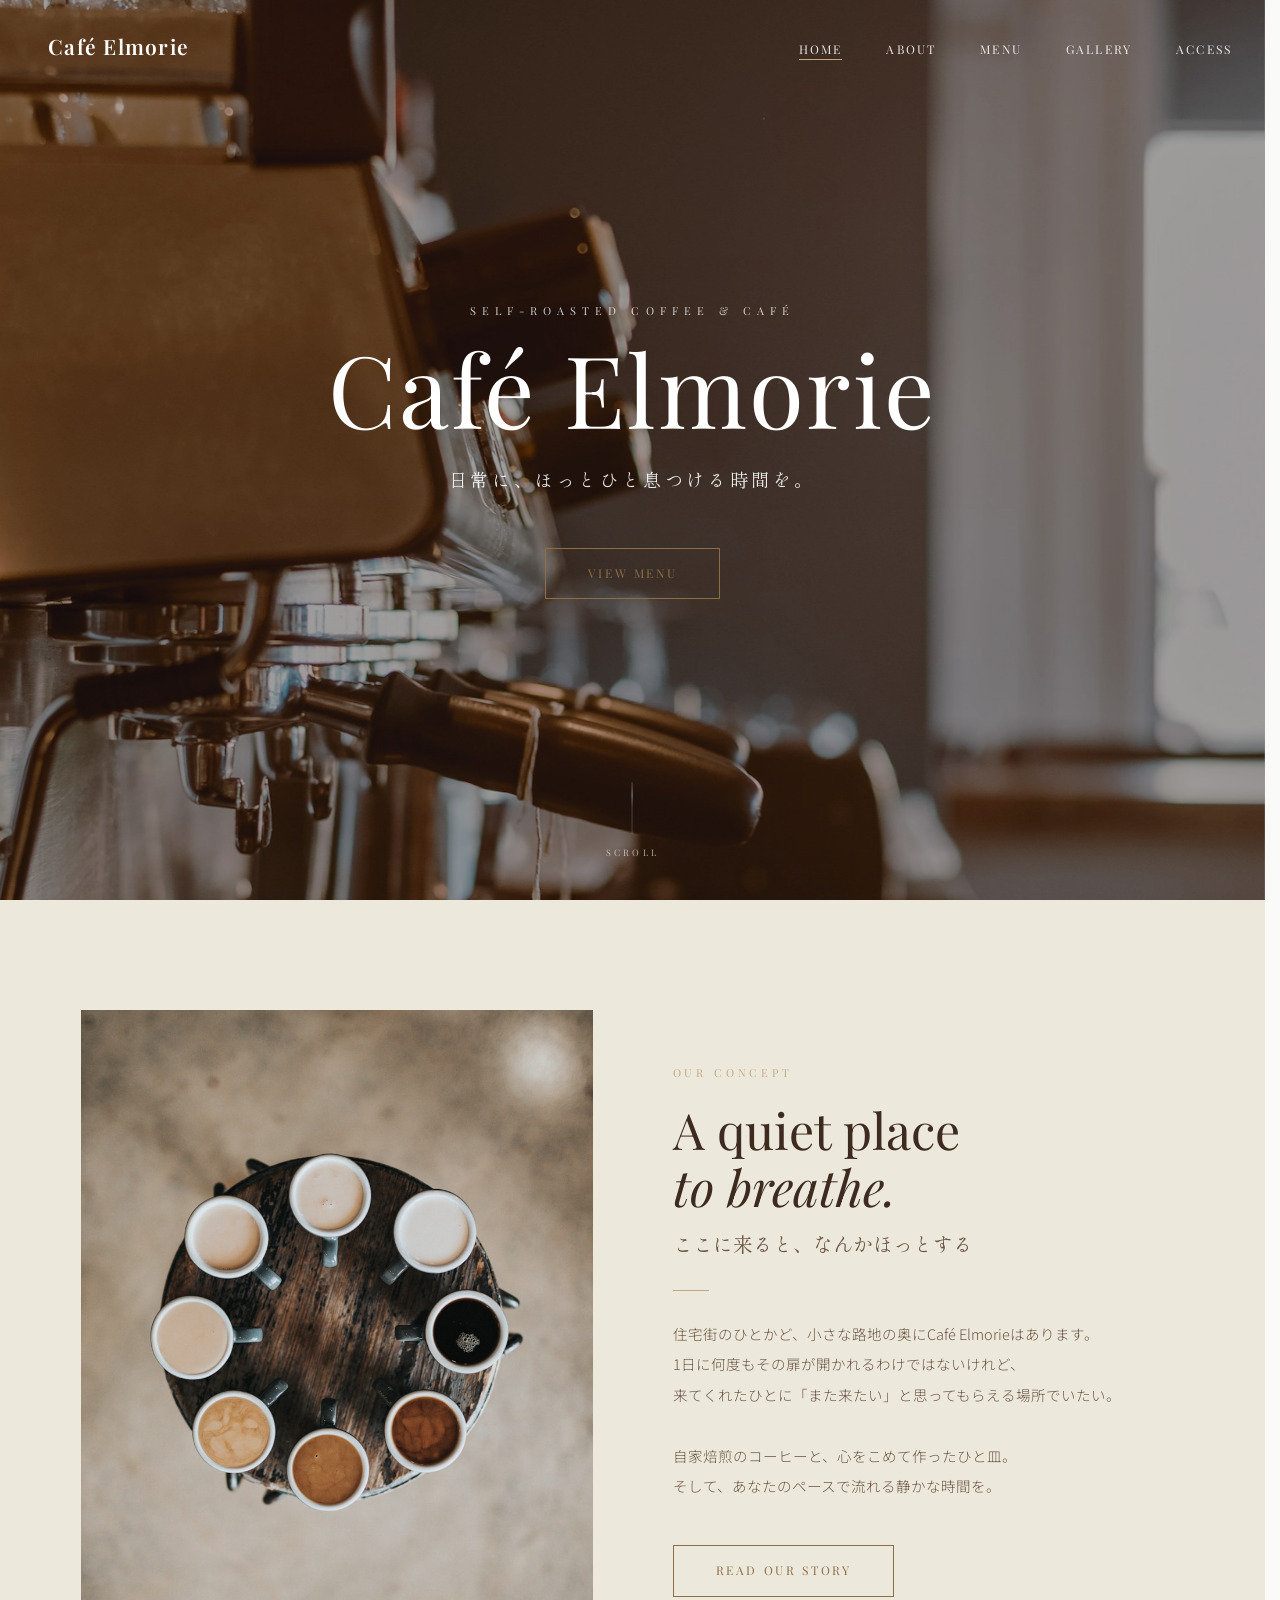
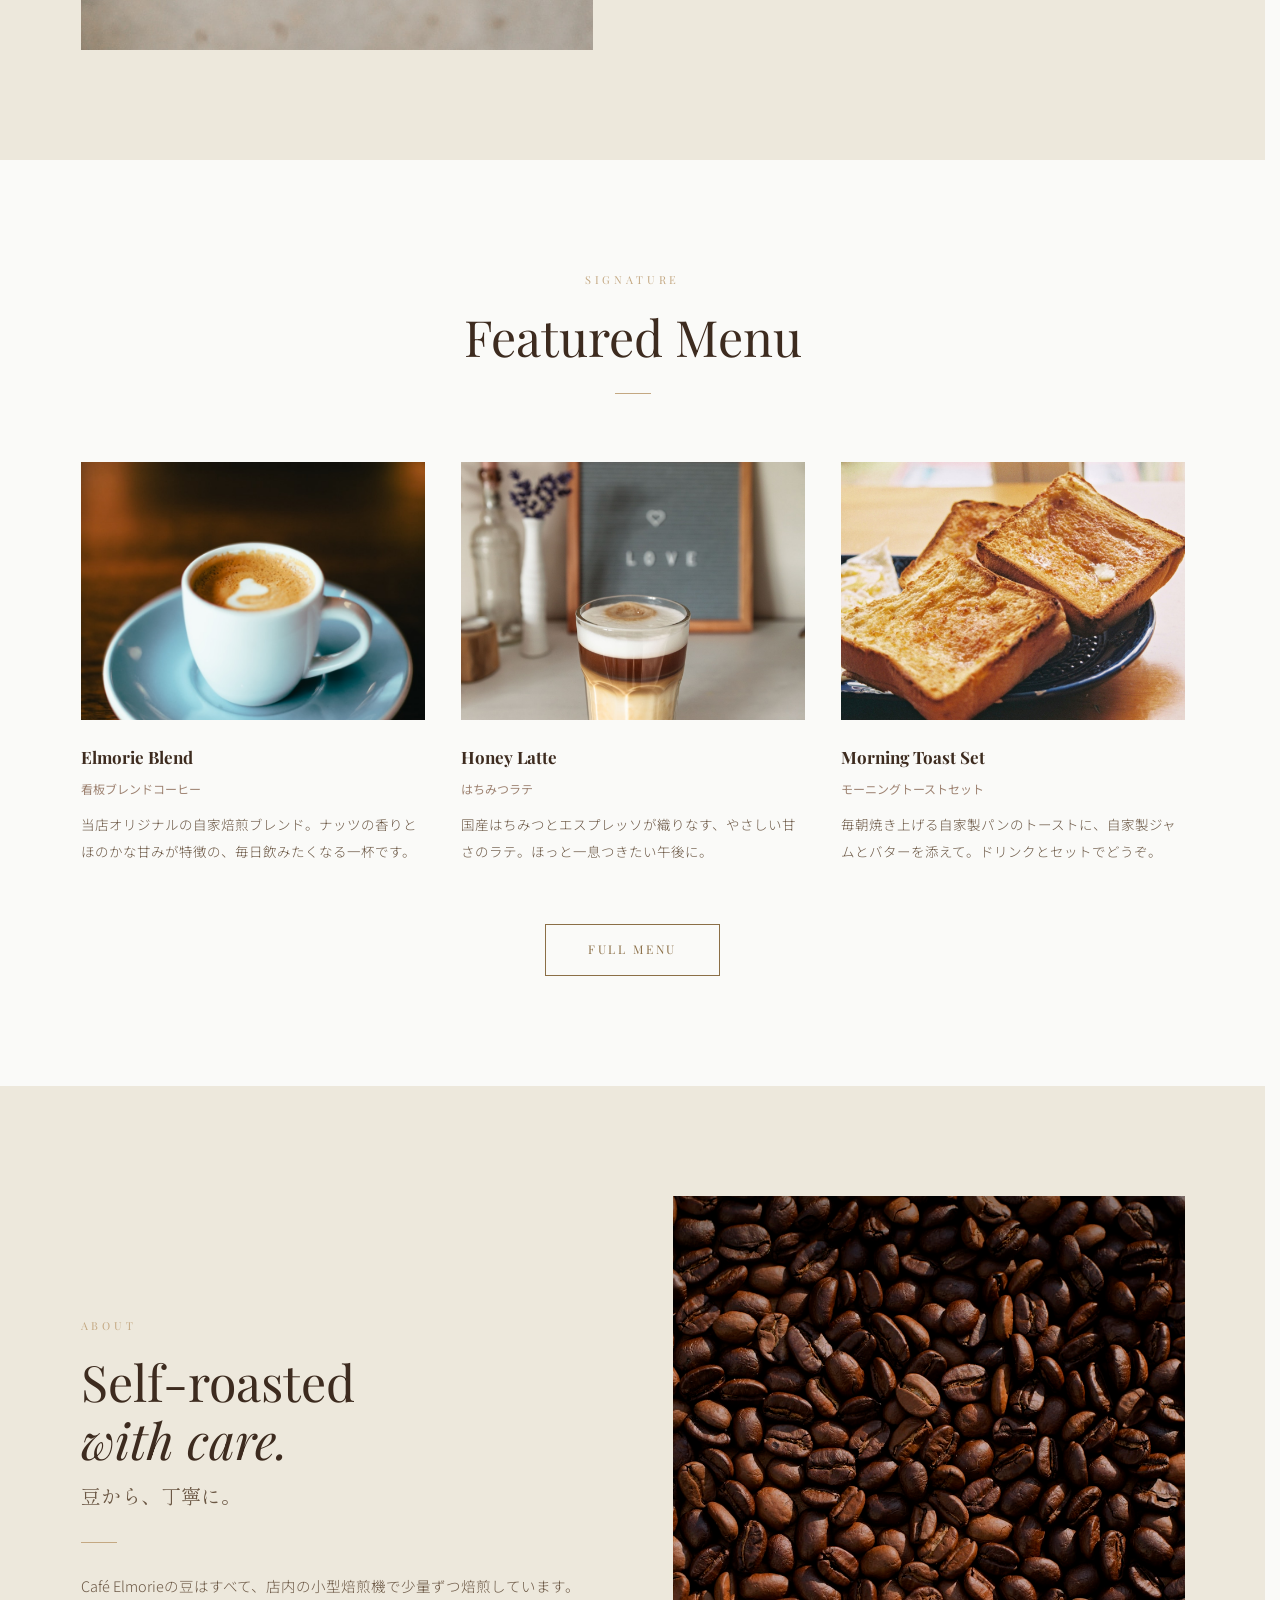
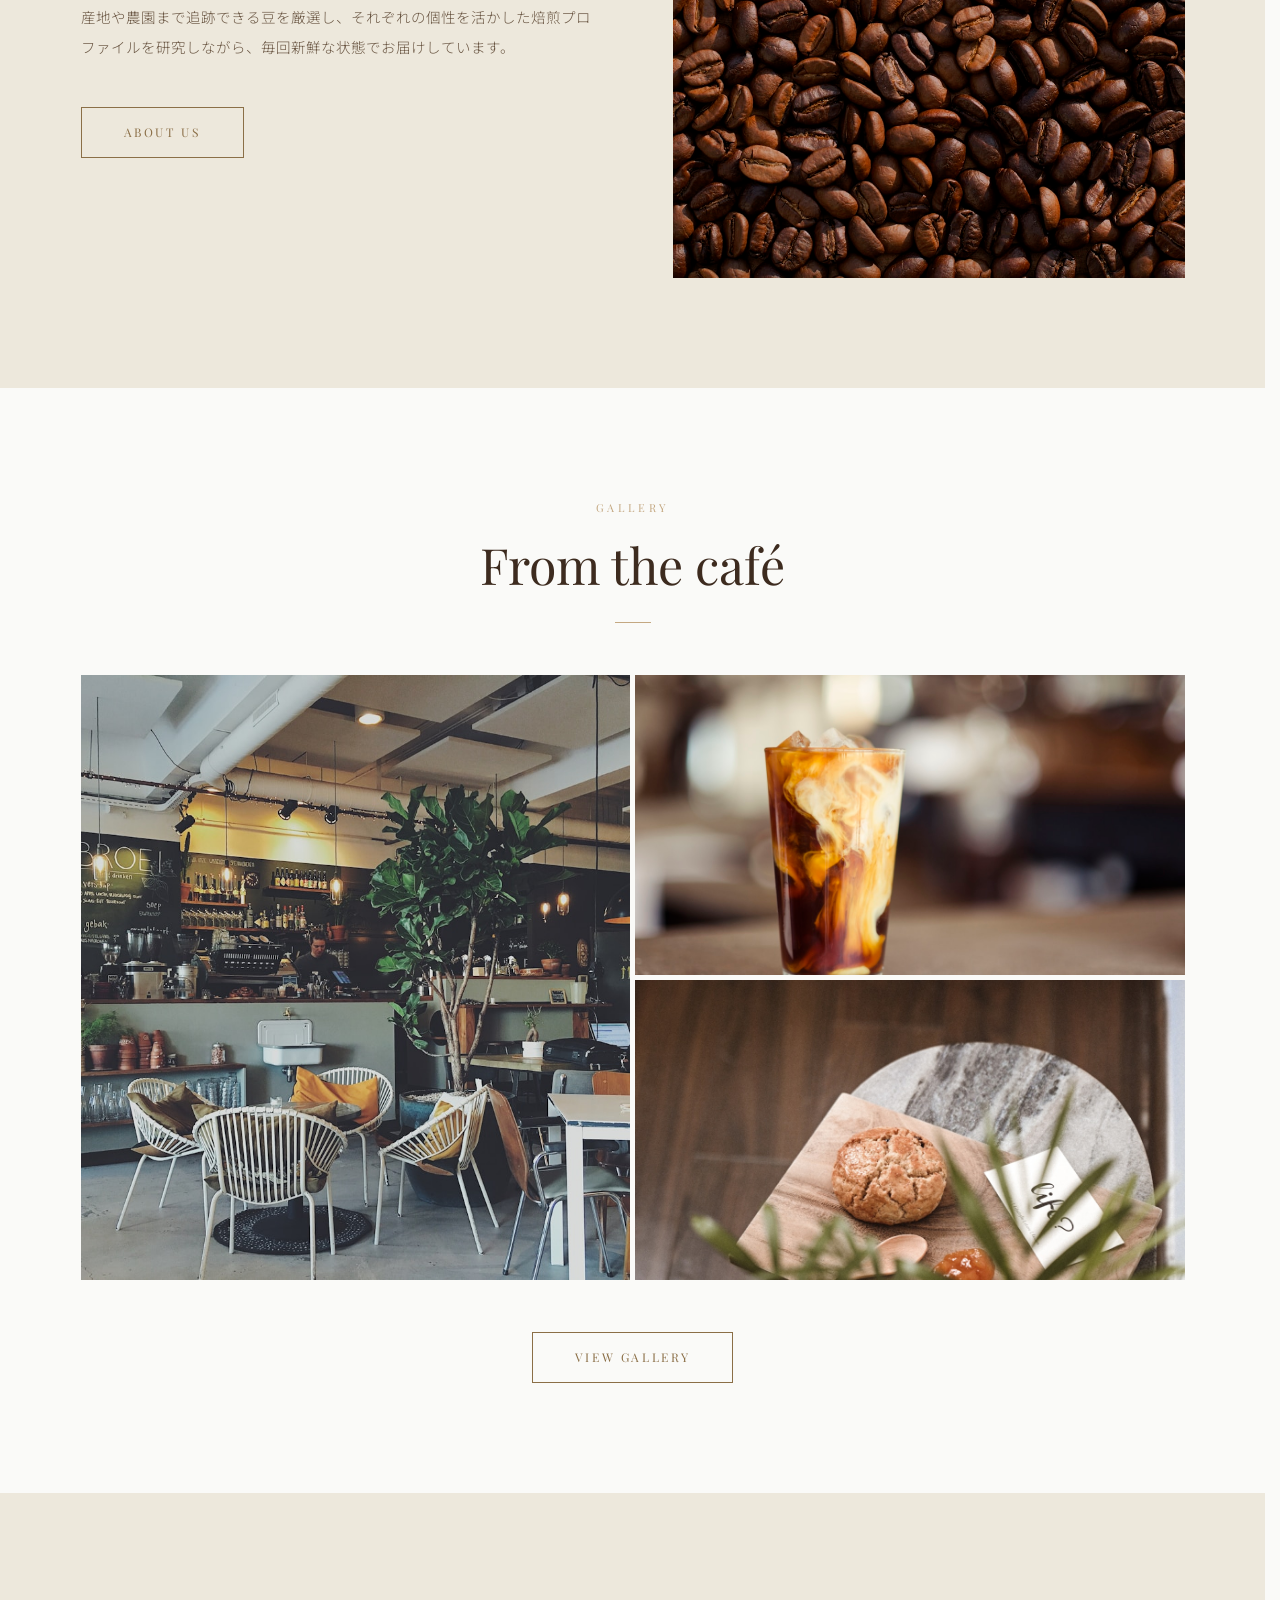
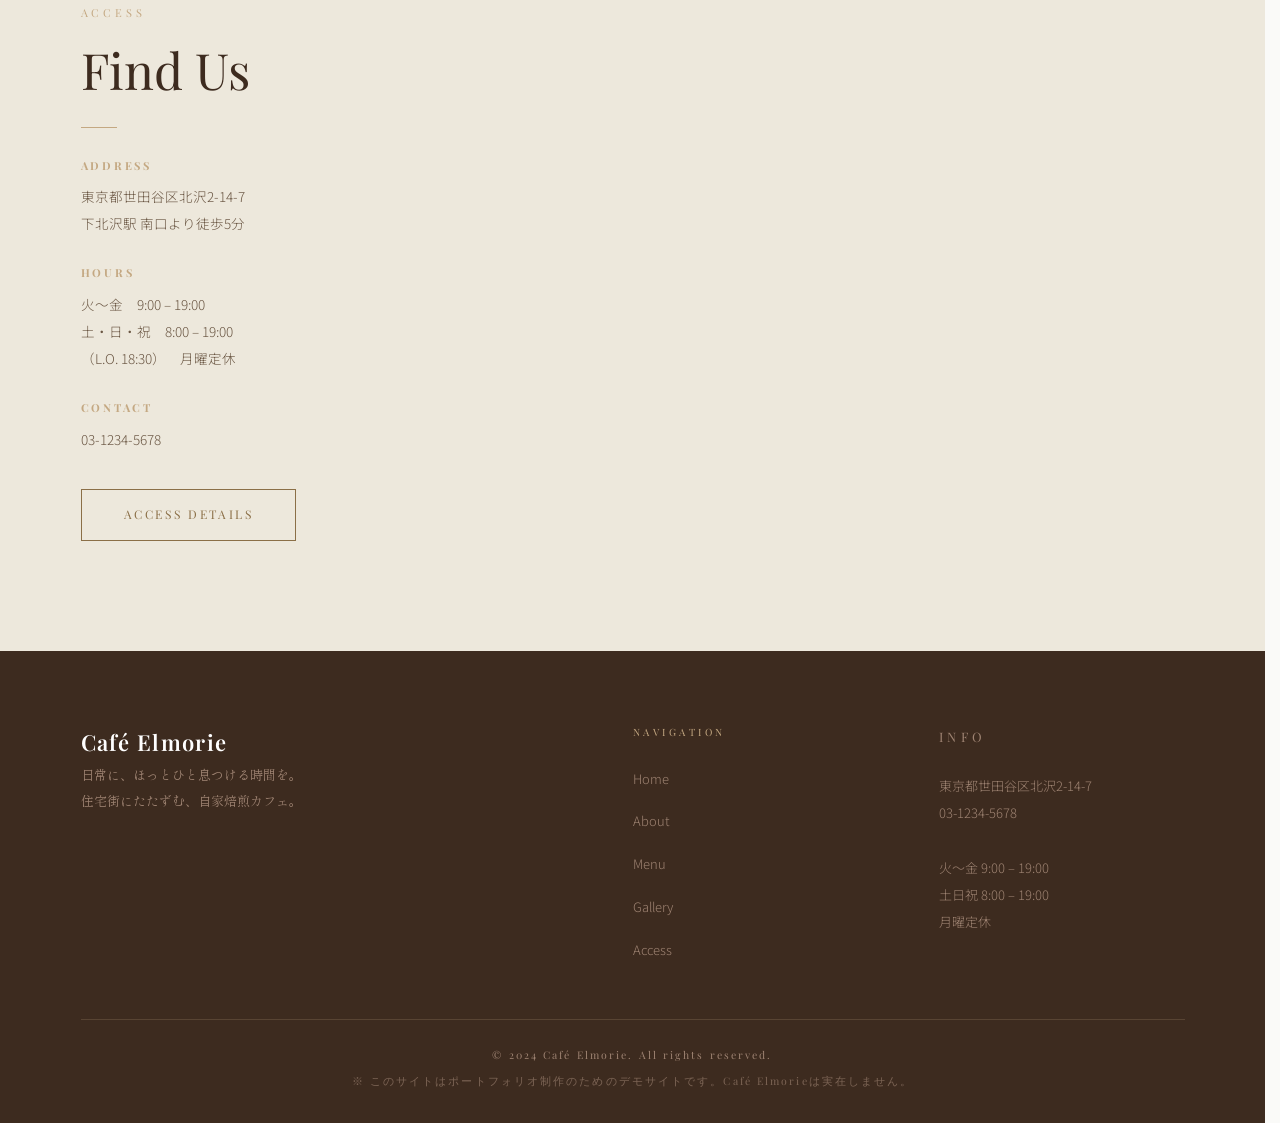
<file: index.html>
﻿<!DOCTYPE html>
<html lang="ja">
<head>
  <meta charset="UTF-8">
  <meta name="viewport" content="width=device-width, initial-scale=1.0">
  <title>Café Elmorie — 日常に、ほっとひと息つける時間を。</title>
  <meta name="description" content="住宅街にたたずむ自家焙煎カフェ。一人でも入りやすく、ゆっくり過ごせる空間です。東京・世田谷区北沢。">
  <meta name="robots" content="index, follow">
  <meta name="theme-color" content="#8B6F47">
  <link rel="canonical" href="https://cafeelmorie.jp/">
  <link rel="icon" href="images/favicon.svg">

  <!-- OGP -->
  <meta property="og:type" content="website">
  <meta property="og:site_name" content="Café Elmorie">
  <meta property="og:locale" content="ja_JP">
  <meta property="og:title" content="Café Elmorie — 日常に、ほっとひと息つける時間を。">
  <meta property="og:description" content="住宅街にたたずむ自家焙煎カフェ。一人でも入りやすく、ゆっくり過ごせる空間です。東京・世田谷区北沢。">
  <meta property="og:image" content="https://cafeelmorie.jp/images/hero-top.jpg">
  <meta property="og:url" content="https://cafeelmorie.jp/">
  <meta name="twitter:card" content="summary_large_image">

  <!-- Fonts -->
  <link rel="preconnect" href="https://fonts.googleapis.com">
  <link rel="preconnect" href="https://fonts.gstatic.com" crossorigin>
  <link href="https://fonts.googleapis.com/css2?family=Playfair+Display:ital,wght@0,400;0,600;1,400&family=Shippori+Mincho:wght@400;600&family=Noto+Sans+JP:wght@300;400;500&display=swap" rel="stylesheet">

  <!-- Hero image preload hint -->
  <link rel="preload" as="image" href="images/hero-top.jpg" fetchpriority="high">

  <link rel="stylesheet" href="css/style.css">

  <!-- Structured Data -->
  <script type="application/ld+json">
  {
    "@context": "https://schema.org",
    "@type": "CafeOrCoffeeShop",
    "name": "Café Elmorie",
    "description": "住宅街にたたずむ自家焙煎カフェ。一人でも入りやすく、ゆっくり過ごせる空間です。",
    "url": "https://cafeelmorie.jp",
    "telephone": "+81-3-1234-5678",
    "address": {
      "@type": "PostalAddress",
      "streetAddress": "北沢2-14-7",
      "addressLocality": "世田谷区",
      "addressRegion": "東京都",
      "postalCode": "155-0031",
      "addressCountry": "JP"
    },
    "geo": {
      "@type": "GeoCoordinates",
      "latitude": 35.661,
      "longitude": 139.668
    },
    "openingHoursSpecification": [
      {
        "@type": "OpeningHoursSpecification",
        "dayOfWeek": ["Tuesday","Wednesday","Thursday","Friday"],
        "opens": "09:00",
        "closes": "19:00"
      },
      {
        "@type": "OpeningHoursSpecification",
        "dayOfWeek": ["Saturday","Sunday","PublicHolidays"],
        "opens": "08:00",
        "closes": "19:00"
      }
    ],
    "servesCuisine": ["Coffee","Café"],
    "priceRange": "¥¥",
    "image": "https://cafeelmorie.jp/images/hero-top.jpg",
    "sameAs": ["https://www.instagram.com/cafeelmorie"]
  }
  </script>
</head>
<body>

  <a class="skip-nav" href="#main-content">コンテンツへスキップ</a>

  <header class="header" id="header">
    <a href="index.html" class="logo">Café Elmorie</a>
    <nav aria-label="メインナビゲーション">
      <ul class="nav__list">
        <li><a href="index.html" class="is-active" aria-current="page">Home</a></li>
        <li><a href="about.html">About</a></li>
        <li><a href="menu.html">Menu</a></li>
        <li><a href="gallery.html">Gallery</a></li>
        <li><a href="access.html">Access</a></li>
      </ul>
    </nav>
    <button class="hamburger" aria-label="メニューを開く">
      <span></span><span></span><span></span>
    </button>
  </header>

  <nav class="mob-nav" aria-label="モバイルナビゲーション">
    <a href="index.html">Home</a>
    <a href="about.html">About</a>
    <a href="menu.html">Menu</a>
    <a href="gallery.html">Gallery</a>
    <a href="access.html">Access</a>
  </nav>

  <main id="main-content">

    <!-- Hero -->
    <section class="hero">
      <div class="hero__bg" style="background-image: url('images/hero-top.jpg');"></div>
      <div class="hero__overlay"></div>
      <div class="hero__body">
        <p class="hero__sub">Self-Roasted Coffee &amp; Café</p>
        <h1 class="hero__title">Café Elmorie</h1>
        <p class="hero__copy">日常に、ほっとひと息つける時間を。</p>
        <a href="menu.html" class="btn">View Menu</a>
      </div>
      <div class="hero__scroll">
        <div class="hero__scroll-line"></div>
        <span>Scroll</span>
      </div>
    </section>

    <!-- Concept -->
    <section class="section concept">
      <div class="container">
        <div class="concept__grid">
          <div class="concept__img fade-in">
            <img src="images/idx-concept.jpg" alt="Café Elmorie の一杯" loading="lazy" width="900" height="1100">
          </div>
          <div class="fade-up d2">
            <span class="label">Our Concept</span>
            <h2 class="heading-en">A quiet place<br><em>to breathe.</em></h2>
            <p class="heading-ja">ここに来ると、なんかほっとする</p>
            <div class="divider"></div>
            <p class="body-text">
              住宅街のひとかど、小さな路地の奥にCafé Elmorieはあります。<br>
              1日に何度もその扉が開かれるわけではないけれど、<br>
              来てくれたひとに「また来たい」と思ってもらえる場所でいたい。<br><br>
              自家焙煎のコーヒーと、心をこめて作ったひと皿。<br>
              そして、あなたのペースで流れる静かな時間を。
            </p>
            <div style="margin-top: 44px;">
              <a href="about.html" class="btn">Read Our Story</a>
            </div>
          </div>
        </div>
      </div>
    </section>

    <!-- Featured Menu -->
    <section class="section featured">
      <div class="container">
        <div class="featured__head fade-up">
          <span class="label">Signature</span>
          <h2 class="heading-en">Featured Menu</h2>
          <div class="divider divider--center"></div>
        </div>
        <div class="cards">
          <div class="card fade-up d1">
            <div class="card__img">
              <img src="images/menu-blend.jpg" alt="Elmorie Blend — 看板ブレンドコーヒー" loading="lazy" width="1200" height="900">
            </div>
            <h3 class="card__name-en">Elmorie Blend</h3>
            <p class="card__name-ja">看板ブレンドコーヒー</p>
            <p class="card__desc">当店オリジナルの自家焙煎ブレンド。ナッツの香りとほのかな甘みが特徴の、毎日飲みたくなる一杯です。</p>
          </div>
          <div class="card fade-up d2">
            <div class="card__img">
              <img src="images/idx-card-honeylatte.jpg" alt="Honey Latte — はちみつラテ" loading="lazy" width="1200" height="900">
            </div>
            <h3 class="card__name-en">Honey Latte</h3>
            <p class="card__name-ja">はちみつラテ</p>
            <p class="card__desc">国産はちみつとエスプレッソが織りなす、やさしい甘さのラテ。ほっと一息つきたい午後に。</p>
          </div>
          <div class="card fade-up d3">
            <div class="card__img">
              <img src="images/idx-card-toast.jpg" alt="Morning Toast Set — モーニングトーストセット" loading="lazy" width="1200" height="900">
            </div>
            <h3 class="card__name-en">Morning Toast Set</h3>
            <p class="card__name-ja">モーニングトーストセット</p>
            <p class="card__desc">毎朝焼き上げる自家製パンのトーストに、自家製ジャムとバターを添えて。ドリンクとセットでどうぞ。</p>
          </div>
        </div>
        <div style="text-align:center; margin-top:60px;" class="fade-up">
          <a href="menu.html" class="btn">Full Menu</a>
        </div>
      </div>
    </section>

    <!-- About Preview -->
    <section class="section about-prev">
      <div class="container">
        <div class="about-prev__grid">
          <div class="fade-up">
            <span class="label">About</span>
            <h2 class="heading-en">Self-roasted<br><em>with care.</em></h2>
            <p class="heading-ja">豆から、丁寧に。</p>
            <div class="divider"></div>
            <p class="body-text">
              Café Elmorieの豆はすべて、店内の小型焙煎機で少量ずつ焙煎しています。産地や農園まで追跡できる豆を厳選し、それぞれの個性を活かした焙煎プロファイルを研究しながら、毎回新鮮な状態でお届けしています。
            </p>
            <div style="margin-top: 44px;">
              <a href="about.html" class="btn">About Us</a>
            </div>
          </div>
          <div class="about-prev__img fade-in d2">
            <img src="images/idx-about.jpg" alt="コーヒーと静かな時間" loading="lazy" width="900" height="1200">
          </div>
        </div>
      </div>
    </section>

    <!-- Gallery Preview -->
    <section class="section gal-prev">
      <div class="container">
        <div class="gal-prev__head fade-up">
          <span class="label">Gallery</span>
          <h2 class="heading-en">From the café</h2>
          <div class="divider divider--center"></div>
        </div>
        <div class="gal-prev__grid fade-in d1">
          <div class="gal-prev__item">
            <img src="images/idx-gal-1.jpg" alt="Café Elmorie の空間" loading="lazy" width="1200" height="900">
          </div>
          <div class="gal-prev__item">
            <img src="images/idx-gal-2.jpg" alt="コーヒー" loading="lazy" width="1200" height="900">
          </div>
          <div class="gal-prev__item">
            <img src="images/gal-food-4.jpg" alt="焼き菓子" loading="lazy" width="1200" height="900">
          </div>
        </div>
        <div class="gal-prev__foot fade-up">
          <a href="gallery.html" class="btn">View Gallery</a>
        </div>
      </div>
    </section>

    <!-- Access Preview -->
    <section class="section access-prev">
      <div class="container">
        <div class="access-prev__grid">
          <div class="access-prev__info fade-up">
            <span class="label">Access</span>
            <h2 class="heading-en">Find Us</h2>
            <div class="divider"></div>
            <h3>Address</h3>
            <p>東京都世田谷区北沢2-14-7<br>下北沢駅 南口より徒歩5分</p>
            <h3>Hours</h3>
            <p>火〜金&emsp;9:00 – 19:00<br>土・日・祝&emsp;8:00 – 19:00<br>（L.O. 18:30）&emsp;月曜定休</p>
            <h3>Contact</h3>
            <p>03-1234-5678</p>
            <div style="margin-top: 36px;">
              <a href="access.html" class="btn">Access Details</a>
            </div>
          </div>
          <div class="access-prev__map fade-in d2">
            <iframe
              src="https://maps.google.com/maps?q=%E4%B8%8B%E5%8C%97%E6%B2%A2%E9%A7%85,Setagaya,Tokyo&output=embed&zoom=16"
              allowfullscreen loading="lazy"
              referrerpolicy="no-referrer-when-downgrade"
              title="Café Elmorie アクセスマップ">
            </iframe>
          </div>
        </div>
      </div>
    </section>

  </main>

  <!-- Footer -->
  <footer class="footer">
    <div class="container">
      <div class="footer__grid">
        <div>
          <a href="index.html" class="footer__logo">Café Elmorie</a>
          <p class="footer__tagline">日常に、ほっとひと息つける時間を。<br>住宅街にたたずむ、自家焙煎カフェ。</p>
        </div>
        <div>
          <p class="footer__col-title">Navigation</p>
          <ul class="footer__nav">
            <li><a href="index.html">Home</a></li>
            <li><a href="about.html">About</a></li>
            <li><a href="menu.html">Menu</a></li>
            <li><a href="gallery.html">Gallery</a></li>
            <li><a href="access.html">Access</a></li>
          </ul>
        </div>
        <div class="footer__info">
          <p class="footer__col-title">Info</p>
          <p>東京都世田谷区北沢2-14-7<br>03-1234-5678<br><br>火〜金 9:00 – 19:00<br>土日祝 8:00 – 19:00<br>月曜定休</p>
        </div>
      </div>
      <div class="footer__bottom">
        <p>&copy; 2024 Café Elmorie. All rights reserved.</p>
        <p class="footer__disclaimer">※ このサイトはポートフォリオ制作のためのデモサイトです。Café Elmorieは実在しません。</p>
      </div>
    </div>
  </footer>

  <script src="js/main.js" defer></script>
</body>
</html>
</file>
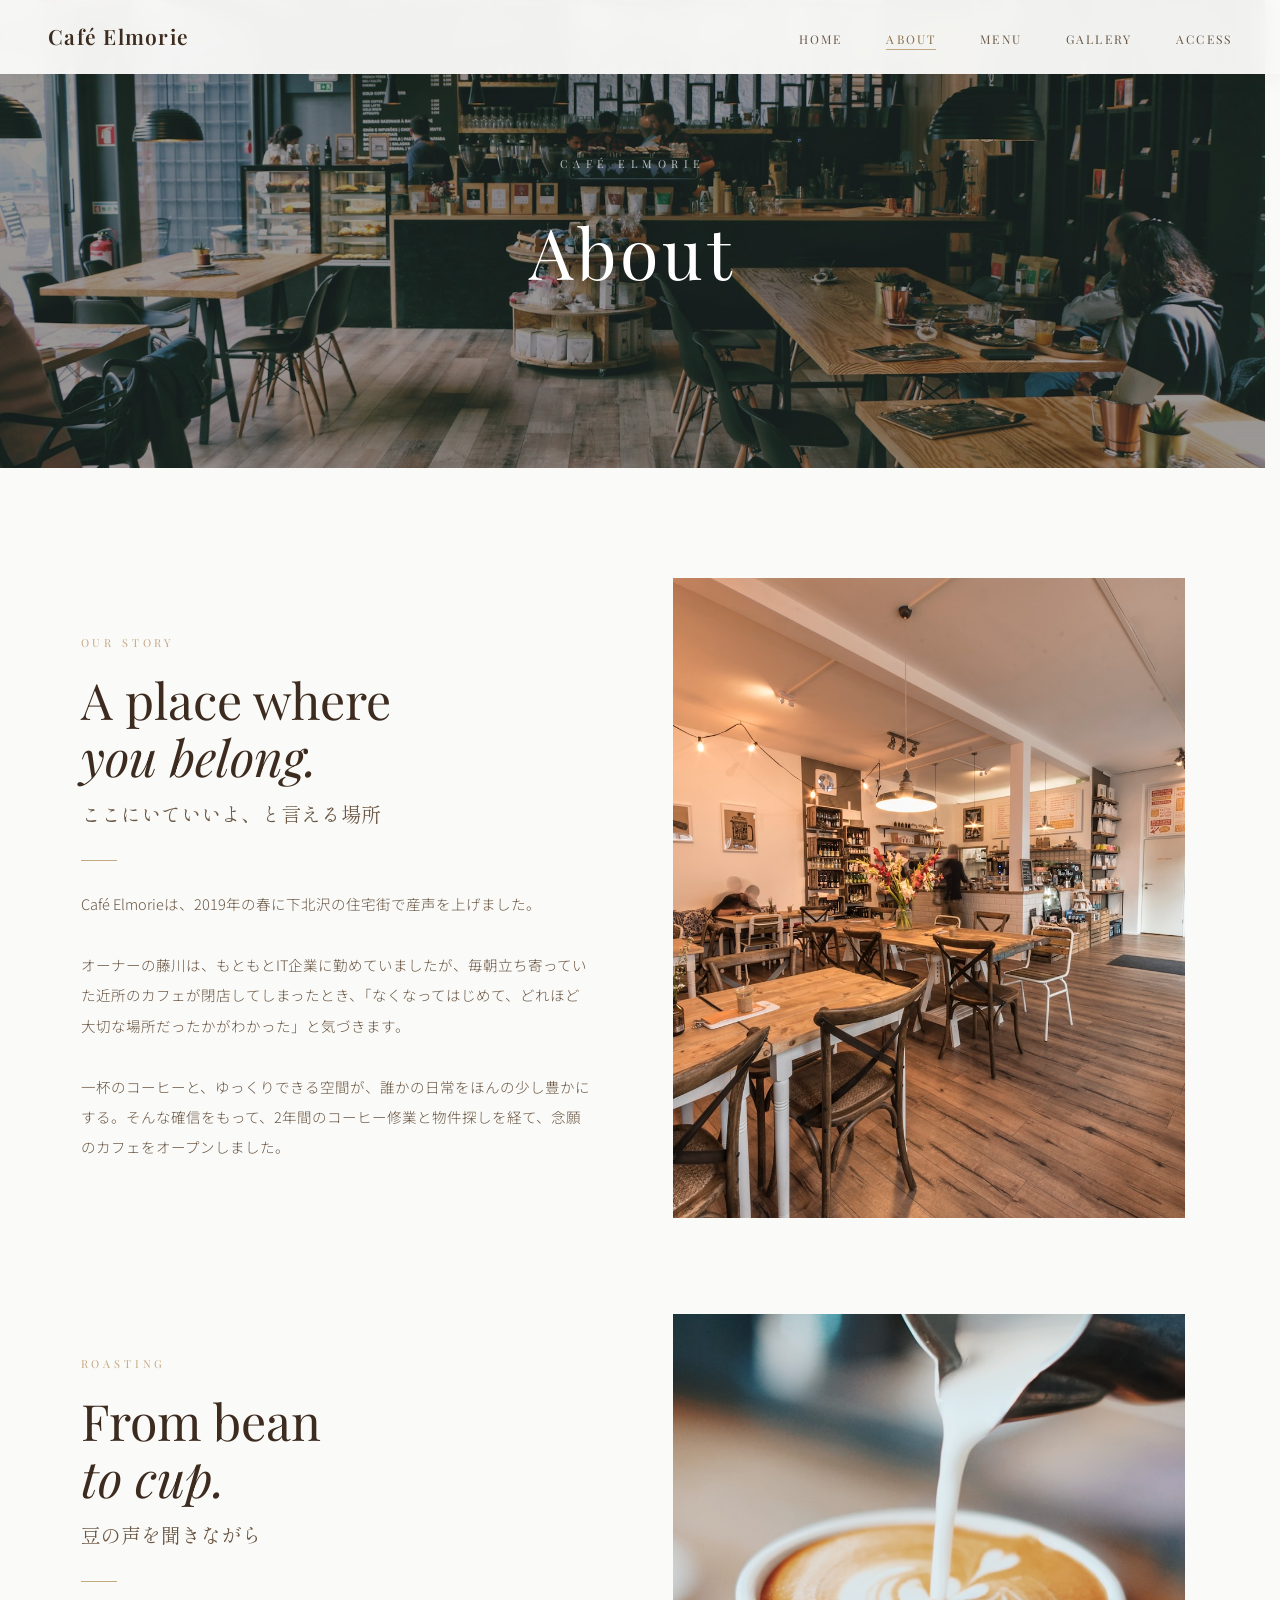
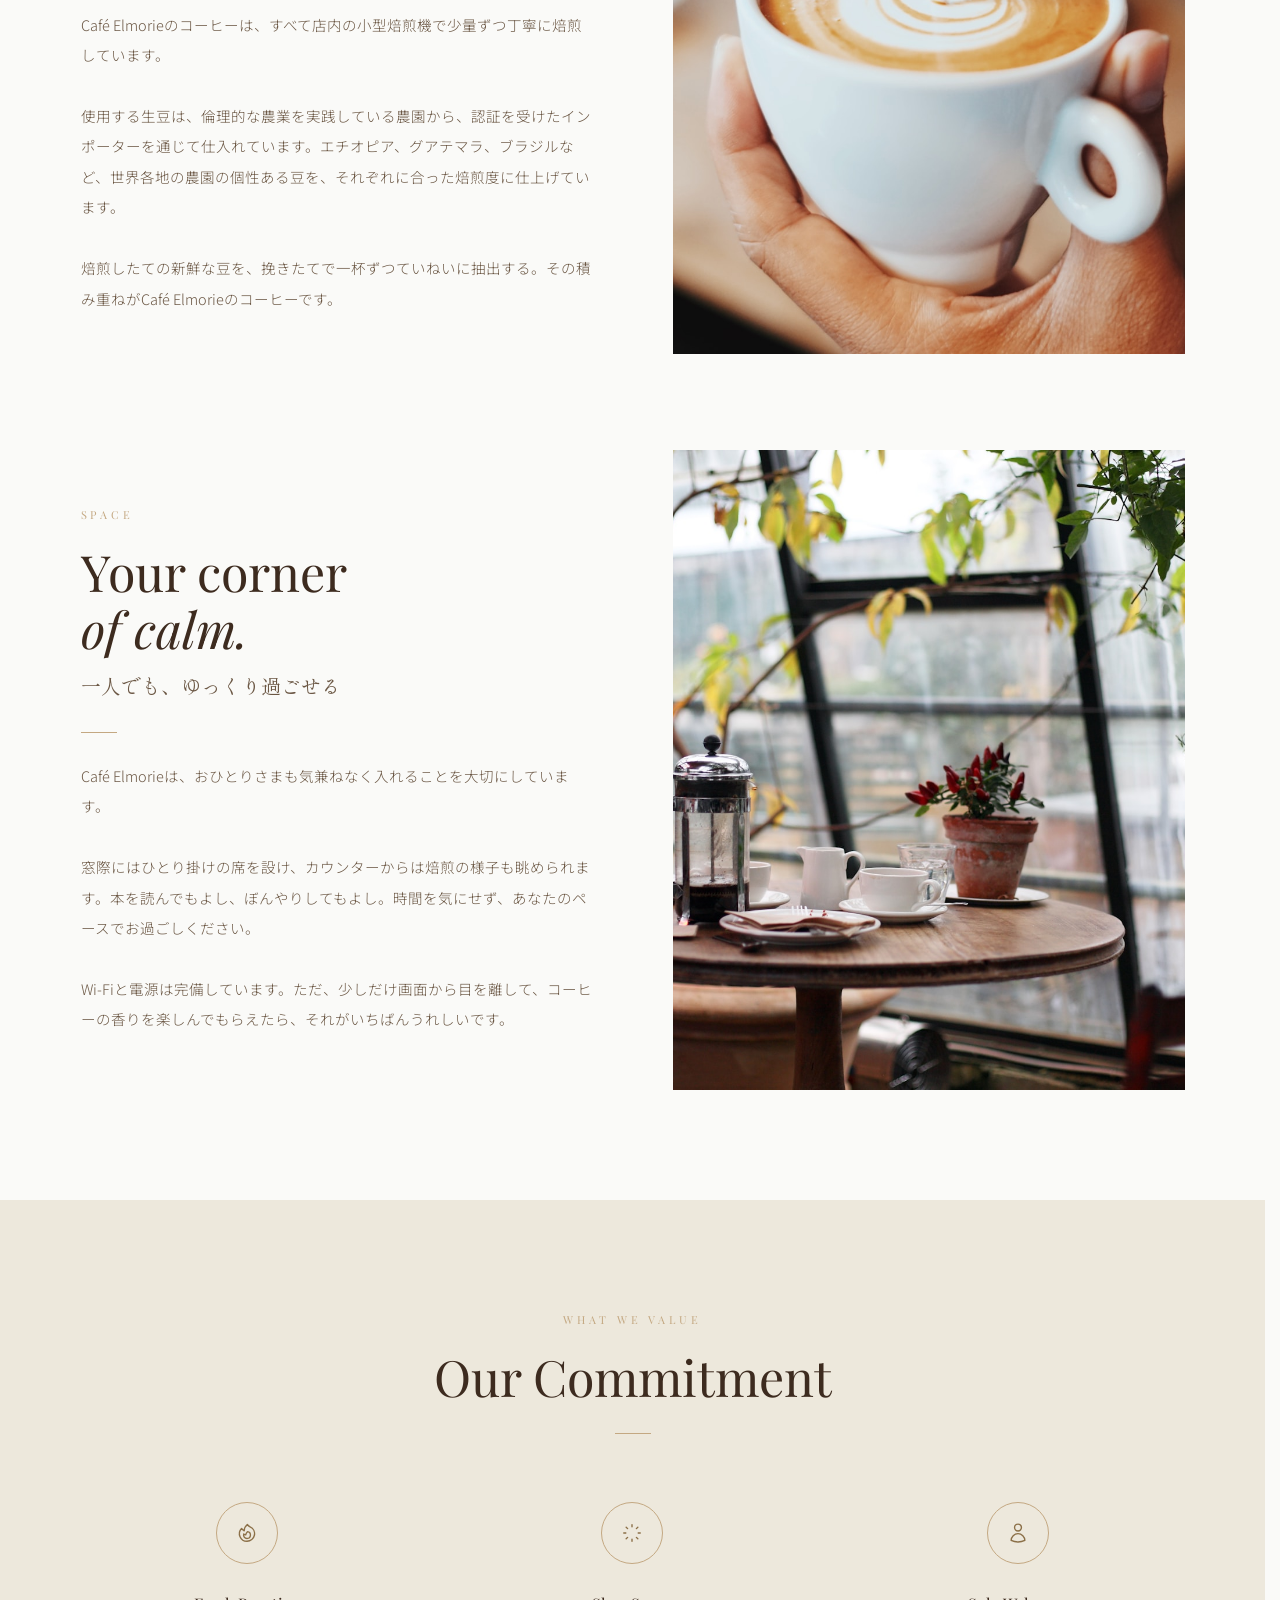
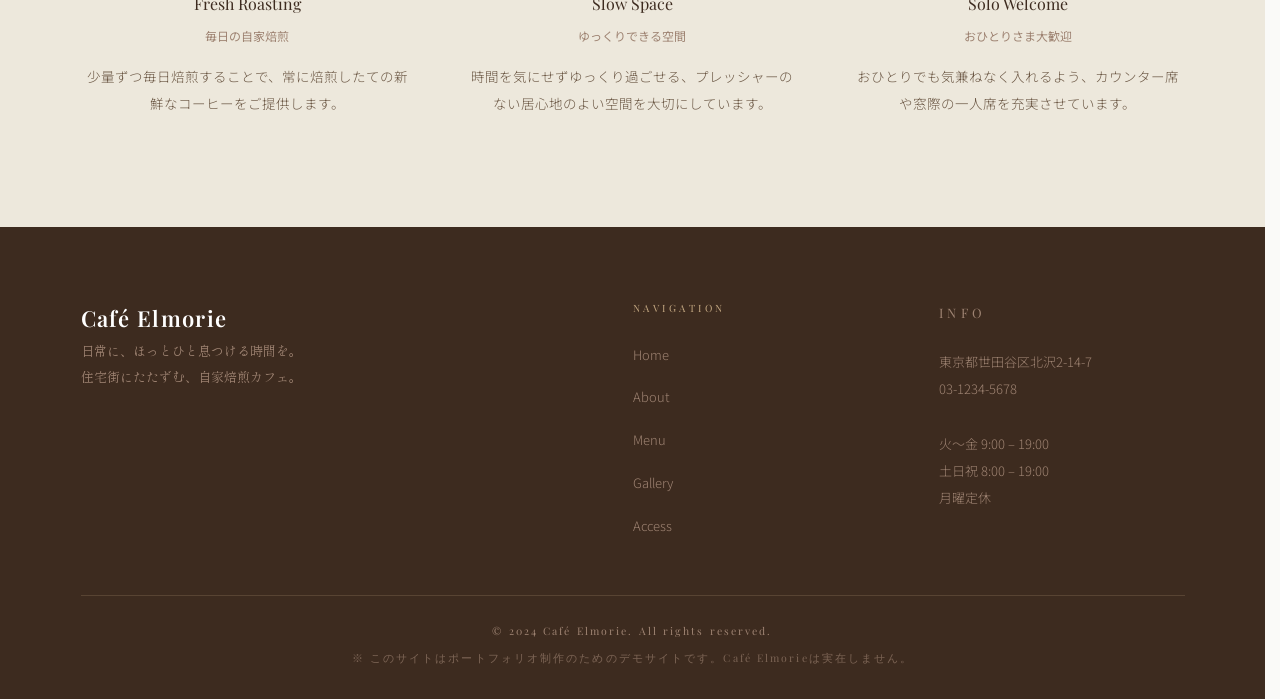
<file: about.html>
﻿<!DOCTYPE html>
<html lang="ja">
<head>
  <meta charset="UTF-8">
  <meta name="viewport" content="width=device-width, initial-scale=1.0">
  <title>About — Café Elmorie</title>
  <meta name="description" content="Café Elmorieについて。自家焙煎へのこだわりと、空間づくりの想いをご紹介します。">
  <meta name="robots" content="index, follow">
  <meta name="theme-color" content="#8B6F47">
  <link rel="canonical" href="https://cafeelmorie.jp/about.html">
  <link rel="icon" href="images/favicon.svg">

  <!-- OGP -->
  <meta property="og:type" content="website">
  <meta property="og:site_name" content="Café Elmorie">
  <meta property="og:locale" content="ja_JP">
  <meta property="og:title" content="About | Café Elmorie">
  <meta property="og:description" content="Café Elmorieについて。自家焙煎へのこだわりと、空間づくりの想いをご紹介します。">
  <meta property="og:image" content="https://cafeelmorie.jp/images/hero-top.jpg">
  <meta property="og:url" content="https://cafeelmorie.jp/about.html">
  <meta name="twitter:card" content="summary_large_image">

  <!-- Fonts -->
  <link rel="preconnect" href="https://fonts.googleapis.com">
  <link rel="preconnect" href="https://fonts.gstatic.com" crossorigin>
  <link href="https://fonts.googleapis.com/css2?family=Playfair+Display:ital,wght@0,400;0,600;1,400&family=Shippori+Mincho:wght@400;600&family=Noto+Sans+JP:wght@300;400;500&display=swap" rel="stylesheet">
  <link rel="stylesheet" href="css/style.css">
</head>
<body>

  <a class="skip-nav" href="#main-content">コンテンツへスキップ</a>

  <header class="header" id="header">
    <a href="index.html" class="logo">Café Elmorie</a>
    <nav aria-label="メインナビゲーション">
      <ul class="nav__list">
        <li><a href="index.html">Home</a></li>
        <li><a href="about.html" class="is-active" aria-current="page">About</a></li>
        <li><a href="menu.html">Menu</a></li>
        <li><a href="gallery.html">Gallery</a></li>
        <li><a href="access.html">Access</a></li>
      </ul>
    </nav>
    <button class="hamburger" aria-label="メニューを開く">
      <span></span><span></span><span></span>
    </button>
  </header>

  <nav class="mob-nav" aria-label="モバイルナビゲーション">
    <a href="index.html">Home</a>
    <a href="about.html">About</a>
    <a href="menu.html">Menu</a>
    <a href="gallery.html">Gallery</a>
    <a href="access.html">Access</a>
  </nav>

  <main id="main-content">

    <section class="page-hero">
      <div class="page-hero__bg" style="background-image: url('images/hero-about.jpg');"></div>
      <div class="page-hero__overlay"></div>
      <div class="page-hero__body fade-up">
        <p class="page-hero__label">Café Elmorie</p>
        <h1 class="page-hero__title">About</h1>
      </div>
    </section>

    <!-- Story -->
    <section class="section story">
      <div class="container">

        <div class="story__block">
          <div class="fade-up">
            <span class="label">Our Story</span>
            <h2 class="heading-en">A place where<br><em>you belong.</em></h2>
            <p class="heading-ja">ここにいていいよ、と言える場所</p>
            <div class="divider"></div>
            <p class="body-text">
              Café Elmorieは、2019年の春に下北沢の住宅街で産声を上げました。<br><br>
              オーナーの藤川は、もともとIT企業に勤めていましたが、毎朝立ち寄っていた近所のカフェが閉店してしまったとき、「なくなってはじめて、どれほど大切な場所だったかがわかった」と気づきます。<br><br>
              一杯のコーヒーと、ゆっくりできる空間が、誰かの日常をほんの少し豊かにする。そんな確信をもって、2年間のコーヒー修業と物件探しを経て、念願のカフェをオープンしました。
            </p>
          </div>
          <div class="story__img fade-in d2">
            <img src="images/abt-story-1.jpg" alt="Café Elmorie の内観" loading="lazy" width="900" height="1100">
          </div>
        </div>

        <div class="story__block story__block--rev">
          <div class="fade-up">
            <span class="label">Roasting</span>
            <h2 class="heading-en">From bean<br><em>to cup.</em></h2>
            <p class="heading-ja">豆の声を聞きながら</p>
            <div class="divider"></div>
            <p class="body-text">
              Café Elmorieのコーヒーは、すべて店内の小型焙煎機で少量ずつ丁寧に焙煎しています。<br><br>
              使用する生豆は、倫理的な農業を実践している農園から、認証を受けたインポーターを通じて仕入れています。エチオピア、グアテマラ、ブラジルなど、世界各地の農園の個性ある豆を、それぞれに合った焙煎度に仕上げています。<br><br>
              焙煎したての新鮮な豆を、挽きたてで一杯ずつていねいに抽出する。その積み重ねがCafé Elmorieのコーヒーです。
            </p>
          </div>
          <div class="story__img fade-in d2">
            <img src="images/abt-story-2.jpg" alt="自家焙煎の様子" loading="lazy" width="900" height="1100">
          </div>
        </div>

        <div class="story__block">
          <div class="fade-up">
            <span class="label">Space</span>
            <h2 class="heading-en">Your corner<br><em>of calm.</em></h2>
            <p class="heading-ja">一人でも、ゆっくり過ごせる</p>
            <div class="divider"></div>
            <p class="body-text">
              Café Elmorieは、おひとりさまも気兼ねなく入れることを大切にしています。<br><br>
              窓際にはひとり掛けの席を設け、カウンターからは焙煎の様子も眺められます。本を読んでもよし、ぼんやりしてもよし。時間を気にせず、あなたのペースでお過ごしください。<br><br>
              Wi-Fiと電源は完備しています。ただ、少しだけ画面から目を離して、コーヒーの香りを楽しんでもらえたら、それがいちばんうれしいです。
            </p>
          </div>
          <div class="story__img fade-in d2">
            <img src="images/abt-story-3.jpg" alt="カフェの窓際席" loading="lazy" width="900" height="1100">
          </div>
        </div>

      </div>
    </section>

    <!-- Features -->
    <section class="section features">
      <div class="container">
        <div class="features__head fade-up">
          <span class="label">What We Value</span>
          <h2 class="heading-en">Our Commitment</h2>
          <div class="divider divider--center"></div>
        </div>
        <div class="features__grid">
          <div class="feature fade-up d1">
            <div class="feature__icon">
              <svg viewBox="0 0 24 24" aria-hidden="true">
                <path d="M15.362 5.214A8.252 8.252 0 0112 21 8.25 8.25 0 016.038 7.048 8.287 8.287 0 009 9.6a8.983 8.983 0 013.361-6.867 8.21 8.21 0 003 2.48z"/>
                <path d="M12 18a3.75 3.75 0 00.495-7.467 5.99 5.99 0 00-1.925 3.546 5.974 5.974 0 01-2.133-1A3.75 3.75 0 0012 18z"/>
              </svg>
            </div>
            <p class="feature__title-en">Fresh Roasting</p>
            <p class="feature__title-ja">毎日の自家焙煎</p>
            <p class="feature__text">少量ずつ毎日焙煎することで、常に焙煎したての新鮮なコーヒーをご提供します。</p>
          </div>
          <div class="feature fade-up d2">
            <div class="feature__icon">
              <svg viewBox="0 0 24 24" aria-hidden="true">
                <path d="M12 3v2.25m6.364.386l-1.591 1.591M21 12h-2.25m-.386 6.364l-1.591-1.591M12 18.75V21m-4.773-4.227l-1.591 1.591M5.25 12H3m4.227-4.773L5.636 5.636"/>
              </svg>
            </div>
            <p class="feature__title-en">Slow Space</p>
            <p class="feature__title-ja">ゆっくりできる空間</p>
            <p class="feature__text">時間を気にせずゆっくり過ごせる、プレッシャーのない居心地のよい空間を大切にしています。</p>
          </div>
          <div class="feature fade-up d3">
            <div class="feature__icon">
              <svg viewBox="0 0 24 24" aria-hidden="true">
                <path d="M15.75 6a3.75 3.75 0 11-7.5 0 3.75 3.75 0 017.5 0zM4.501 20.118a7.5 7.5 0 0114.998 0A17.933 17.933 0 0112 21.75c-2.676 0-5.216-.584-7.499-1.632z"/>
              </svg>
            </div>
            <p class="feature__title-en">Solo Welcome</p>
            <p class="feature__title-ja">おひとりさま大歓迎</p>
            <p class="feature__text">おひとりでも気兼ねなく入れるよう、カウンター席や窓際の一人席を充実させています。</p>
          </div>
        </div>
      </div>
    </section>

  </main>

  <footer class="footer">
    <div class="container">
      <div class="footer__grid">
        <div>
          <a href="index.html" class="footer__logo">Café Elmorie</a>
          <p class="footer__tagline">日常に、ほっとひと息つける時間を。<br>住宅街にたたずむ、自家焙煎カフェ。</p>
        </div>
        <div>
          <p class="footer__col-title">Navigation</p>
          <ul class="footer__nav">
            <li><a href="index.html">Home</a></li>
            <li><a href="about.html">About</a></li>
            <li><a href="menu.html">Menu</a></li>
            <li><a href="gallery.html">Gallery</a></li>
            <li><a href="access.html">Access</a></li>
          </ul>
        </div>
        <div class="footer__info">
          <p class="footer__col-title">Info</p>
          <p>東京都世田谷区北沢2-14-7<br>03-1234-5678<br><br>火〜金 9:00 – 19:00<br>土日祝 8:00 – 19:00<br>月曜定休</p>
        </div>
      </div>
      <div class="footer__bottom">
        <p>&copy; 2024 Café Elmorie. All rights reserved.</p>
        <p class="footer__disclaimer">※ このサイトはポートフォリオ制作のためのデモサイトです。Café Elmorieは実在しません。</p>
      </div>
    </div>
  </footer>

  <script src="js/main.js" defer></script>
</body>
</html>
</file>
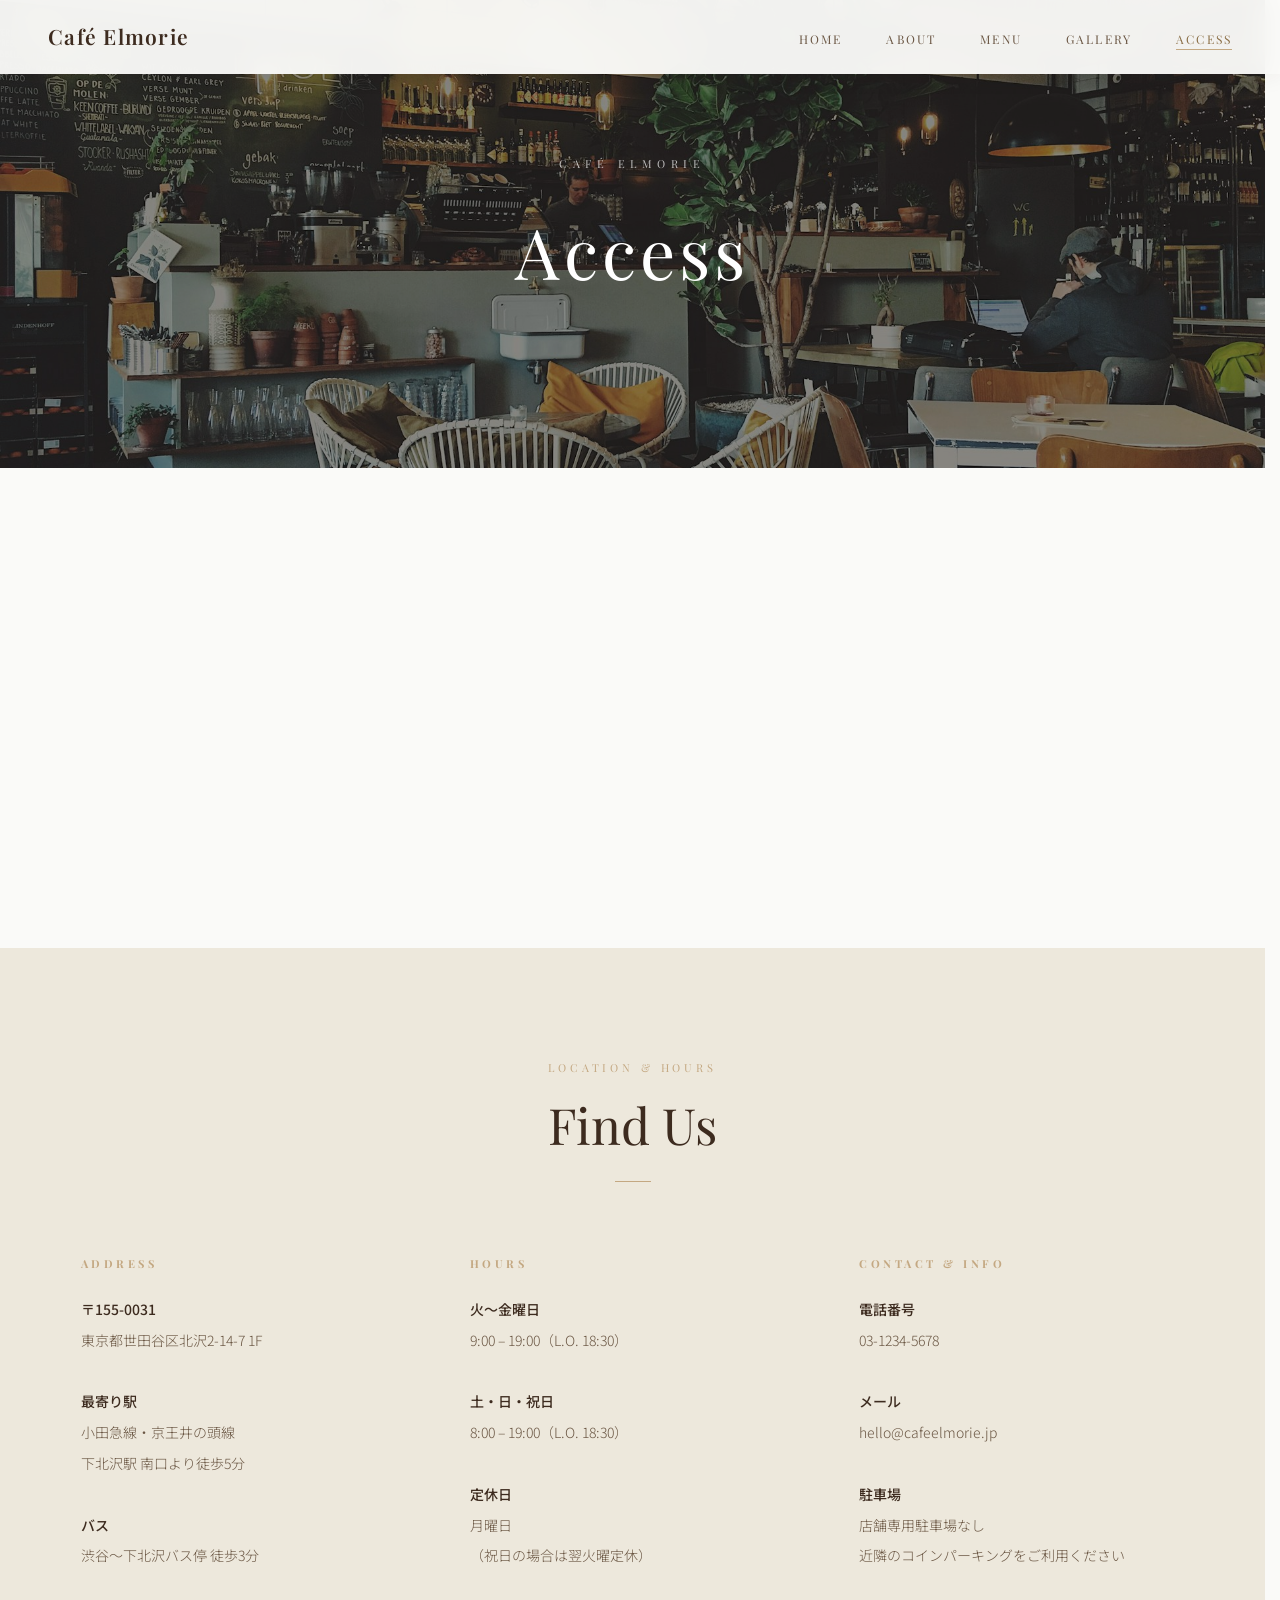
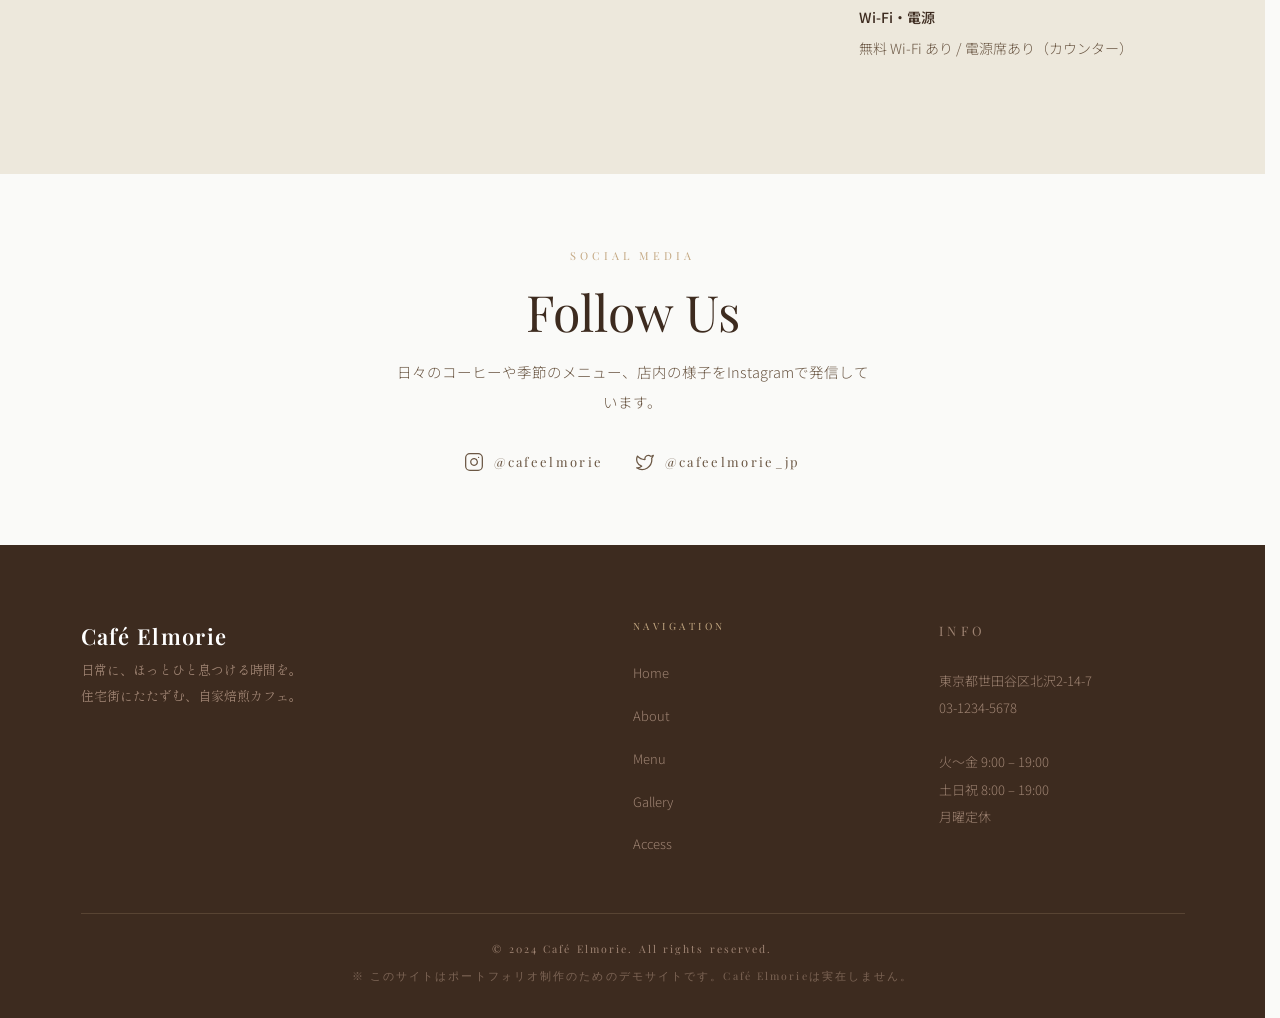
<file: access.html>
﻿<!DOCTYPE html>
<html lang="ja">
<head>
  <meta charset="UTF-8">
  <meta name="viewport" content="width=device-width, initial-scale=1.0">
  <title>Access — Café Elmorie</title>
  <meta name="description" content="Café Elmorie へのアクセス。東京都世田谷区北沢、下北沢駅南口より徒歩5分。営業時間・定休日もご確認いただけます。">
  <meta name="robots" content="index, follow">
  <meta name="theme-color" content="#8B6F47">
  <link rel="canonical" href="https://cafeelmorie.jp/access.html">
  <link rel="icon" href="images/favicon.svg">

  <!-- OGP -->
  <meta property="og:type" content="website">
  <meta property="og:site_name" content="Café Elmorie">
  <meta property="og:locale" content="ja_JP">
  <meta property="og:title" content="Access | Café Elmorie">
  <meta property="og:description" content="Café Elmorie へのアクセス。東京都世田谷区北沢、下北沢駅南口より徒歩5分。営業時間・定休日もご確認いただけます。">
  <meta property="og:image" content="https://cafeelmorie.jp/images/hero-top.jpg">
  <meta property="og:url" content="https://cafeelmorie.jp/access.html">
  <meta name="twitter:card" content="summary_large_image">

  <!-- Fonts -->
  <link rel="preconnect" href="https://fonts.googleapis.com">
  <link rel="preconnect" href="https://fonts.gstatic.com" crossorigin>
  <link href="https://fonts.googleapis.com/css2?family=Playfair+Display:ital,wght@0,400;0,600;1,400&family=Shippori+Mincho:wght@400;600&family=Noto+Sans+JP:wght@300;400;500&display=swap" rel="stylesheet">
  <link rel="stylesheet" href="css/style.css">
</head>
<body>

  <a class="skip-nav" href="#main-content">コンテンツへスキップ</a>

  <header class="header" id="header">
    <a href="index.html" class="logo">Café Elmorie</a>
    <nav aria-label="メインナビゲーション">
      <ul class="nav__list">
        <li><a href="index.html">Home</a></li>
        <li><a href="about.html">About</a></li>
        <li><a href="menu.html">Menu</a></li>
        <li><a href="gallery.html">Gallery</a></li>
        <li><a href="access.html" class="is-active" aria-current="page">Access</a></li>
      </ul>
    </nav>
    <button class="hamburger" aria-label="メニューを開く">
      <span></span><span></span><span></span>
    </button>
  </header>

  <nav class="mob-nav" aria-label="モバイルナビゲーション">
    <a href="index.html">Home</a>
    <a href="about.html">About</a>
    <a href="menu.html">Menu</a>
    <a href="gallery.html">Gallery</a>
    <a href="access.html">Access</a>
  </nav>

  <main id="main-content">

    <section class="page-hero">
      <div class="page-hero__bg" style="background-image: url('images/hero-access.jpg');"></div>
      <div class="page-hero__overlay"></div>
      <div class="page-hero__body fade-up">
        <p class="page-hero__label">Café Elmorie</p>
        <h1 class="page-hero__title">Access</h1>
      </div>
    </section>

    <!-- Map -->
    <div class="map-full">
      <iframe
        src="https://maps.google.com/maps?q=%E4%B8%8B%E5%8C%97%E6%B2%A2%E9%A7%85,Setagaya,Tokyo&output=embed&zoom=16"
        allowfullscreen loading="lazy"
        referrerpolicy="no-referrer-when-downgrade"
        title="Café Elmorie アクセスマップ">
      </iframe>
    </div>

    <!-- Details -->
    <section class="section access-details">
      <div class="container">
        <div style="text-align:center; margin-bottom:72px;" class="fade-up">
          <span class="label">Location &amp; Hours</span>
          <h2 class="heading-en">Find Us</h2>
          <div class="divider divider--center"></div>
        </div>
        <div class="access-details__grid">

          <div class="fade-up d1">
            <h3 class="access-col__title">Address</h3>
            <div class="access-col__body">
              <strong>〒155-0031</strong><br>
              東京都世田谷区北沢2-14-7 1F<br><br>
              <strong>最寄り駅</strong><br>
              小田急線・京王井の頭線<br>
              下北沢駅 南口より徒歩5分<br><br>
              <strong>バス</strong><br>
              渋谷〜下北沢バス停 徒歩3分
            </div>
          </div>

          <div class="fade-up d2">
            <h3 class="access-col__title">Hours</h3>
            <div class="access-col__body">
              <strong>火〜金曜日</strong><br>
              9:00 – 19:00（L.O. 18:30）<br><br>
              <strong>土・日・祝日</strong><br>
              8:00 – 19:00（L.O. 18:30）<br><br>
              <strong>定休日</strong><br>
              月曜日<br>
              （祝日の場合は翌火曜定休）
            </div>
          </div>

          <div class="fade-up d3">
            <h3 class="access-col__title">Contact &amp; Info</h3>
            <div class="access-col__body">
              <strong>電話番号</strong><br>
              <a href="tel:0312345678" style="color:inherit;">03-1234-5678</a><br><br>
              <strong>メール</strong><br>
              <a href="mailto:hello@cafeelmorie.jp" style="color:inherit;">hello@cafeelmorie.jp</a><br><br>
              <strong>駐車場</strong><br>
              店舗専用駐車場なし<br>
              近隣のコインパーキングをご利用ください<br><br>
              <strong>Wi-Fi・電源</strong><br>
              無料 Wi-Fi あり / 電源席あり（カウンター）
            </div>
          </div>

        </div>
      </div>
    </section>

    <!-- SNS -->
    <section class="access-sns fade-up">
      <div class="container">
        <span class="label" style="display:block; text-align:center;">Social Media</span>
        <h2 class="heading-en" style="text-align:center;">Follow Us</h2>
        <p class="body-text" style="text-align:center; margin-top:16px; max-width:480px; margin-left:auto; margin-right:auto;">
          日々のコーヒーや季節のメニュー、店内の様子をInstagramで発信しています。
        </p>
        <div class="access-sns__links">
          <a href="#" class="sns-link" aria-label="Instagram (@cafeelmorie)">
            <svg viewBox="0 0 24 24" aria-hidden="true">
              <rect x="2" y="2" width="20" height="20" rx="5" ry="5"/>
              <path d="M16 11.37A4 4 0 1112.63 8 4 4 0 0116 11.37z"/>
              <line x1="17.5" y1="6.5" x2="17.51" y2="6.5"/>
            </svg>
            @cafeelmorie
          </a>
          <a href="#" class="sns-link" aria-label="X (Twitter) (@cafeelmorie_jp)">
            <svg viewBox="0 0 24 24" aria-hidden="true">
              <path d="M22 4s-.7 2.1-2 3.4c1.6 10-9.4 17.3-18 11.6 2.2.1 4.4-.6 6-2C3 15.5.5 9.6 3 5c2.2 2.6 5.6 4.1 9 4-.9-4.2 4-6.6 7-3.8 1.1 0 3-1.2 3-1.2z"/>
            </svg>
            @cafeelmorie_jp
          </a>
        </div>
      </div>
    </section>

  </main>

  <footer class="footer">
    <div class="container">
      <div class="footer__grid">
        <div>
          <a href="index.html" class="footer__logo">Café Elmorie</a>
          <p class="footer__tagline">日常に、ほっとひと息つける時間を。<br>住宅街にたたずむ、自家焙煎カフェ。</p>
        </div>
        <div>
          <p class="footer__col-title">Navigation</p>
          <ul class="footer__nav">
            <li><a href="index.html">Home</a></li>
            <li><a href="about.html">About</a></li>
            <li><a href="menu.html">Menu</a></li>
            <li><a href="gallery.html">Gallery</a></li>
            <li><a href="access.html">Access</a></li>
          </ul>
        </div>
        <div class="footer__info">
          <p class="footer__col-title">Info</p>
          <p>東京都世田谷区北沢2-14-7<br>03-1234-5678<br><br>火〜金 9:00 – 19:00<br>土日祝 8:00 – 19:00<br>月曜定休</p>
        </div>
      </div>
      <div class="footer__bottom">
        <p>&copy; 2024 Café Elmorie. All rights reserved.</p>
        <p class="footer__disclaimer">※ このサイトはポートフォリオ制作のためのデモサイトです。Café Elmorieは実在しません。</p>
      </div>
    </div>
  </footer>

  <script src="js/main.js" defer></script>
</body>
</html>
</file>
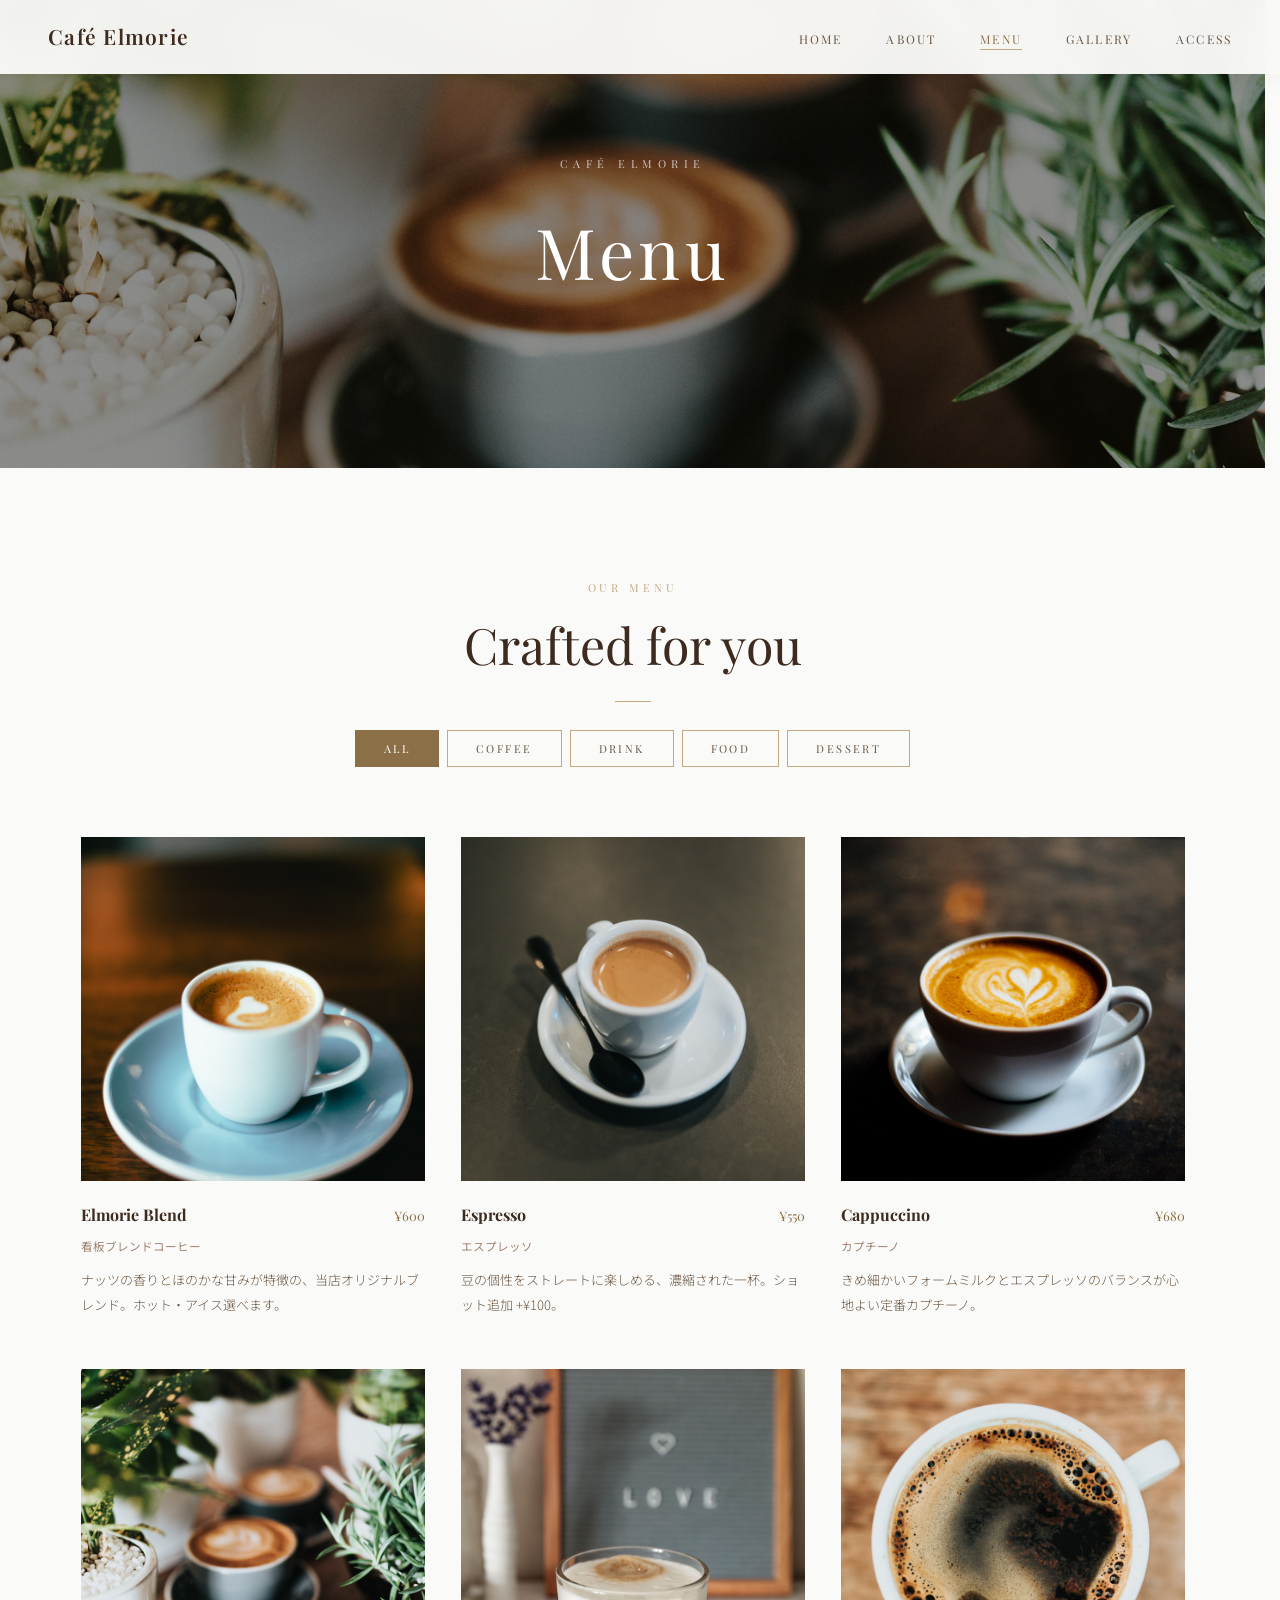
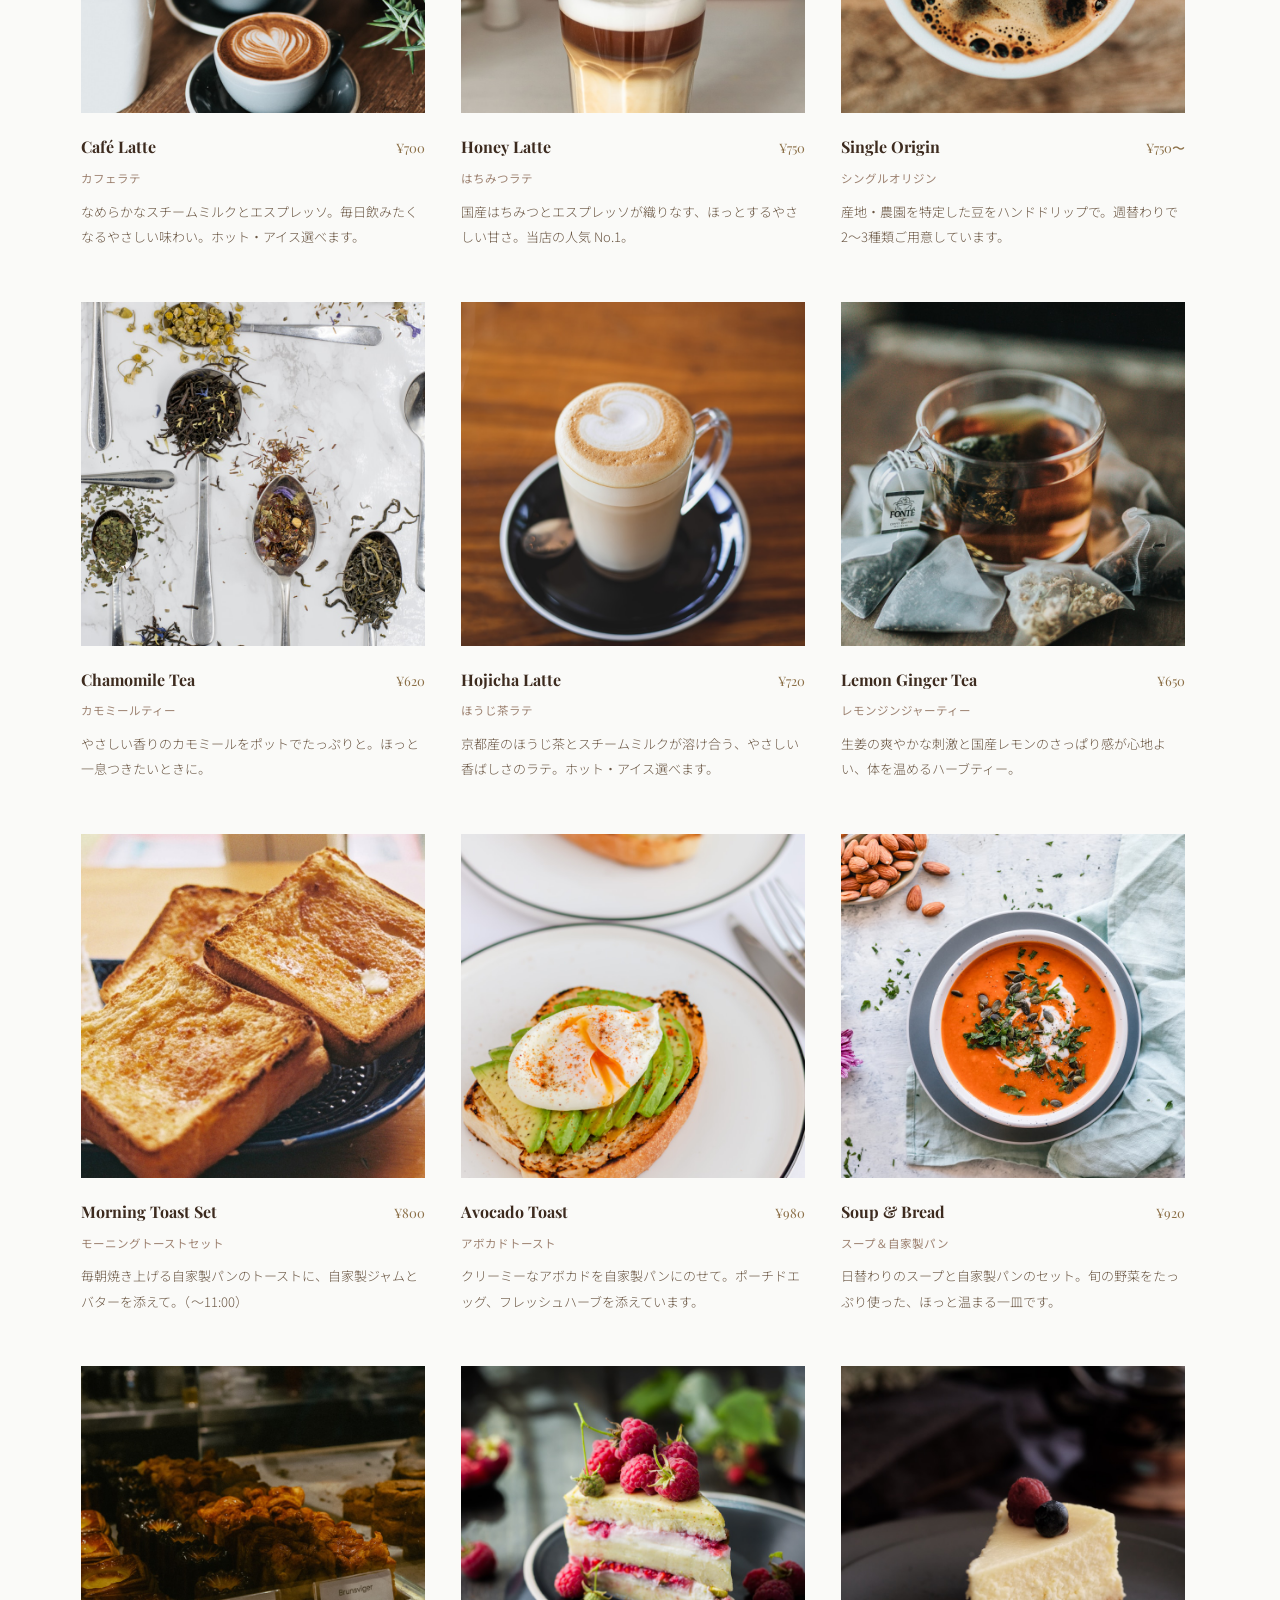
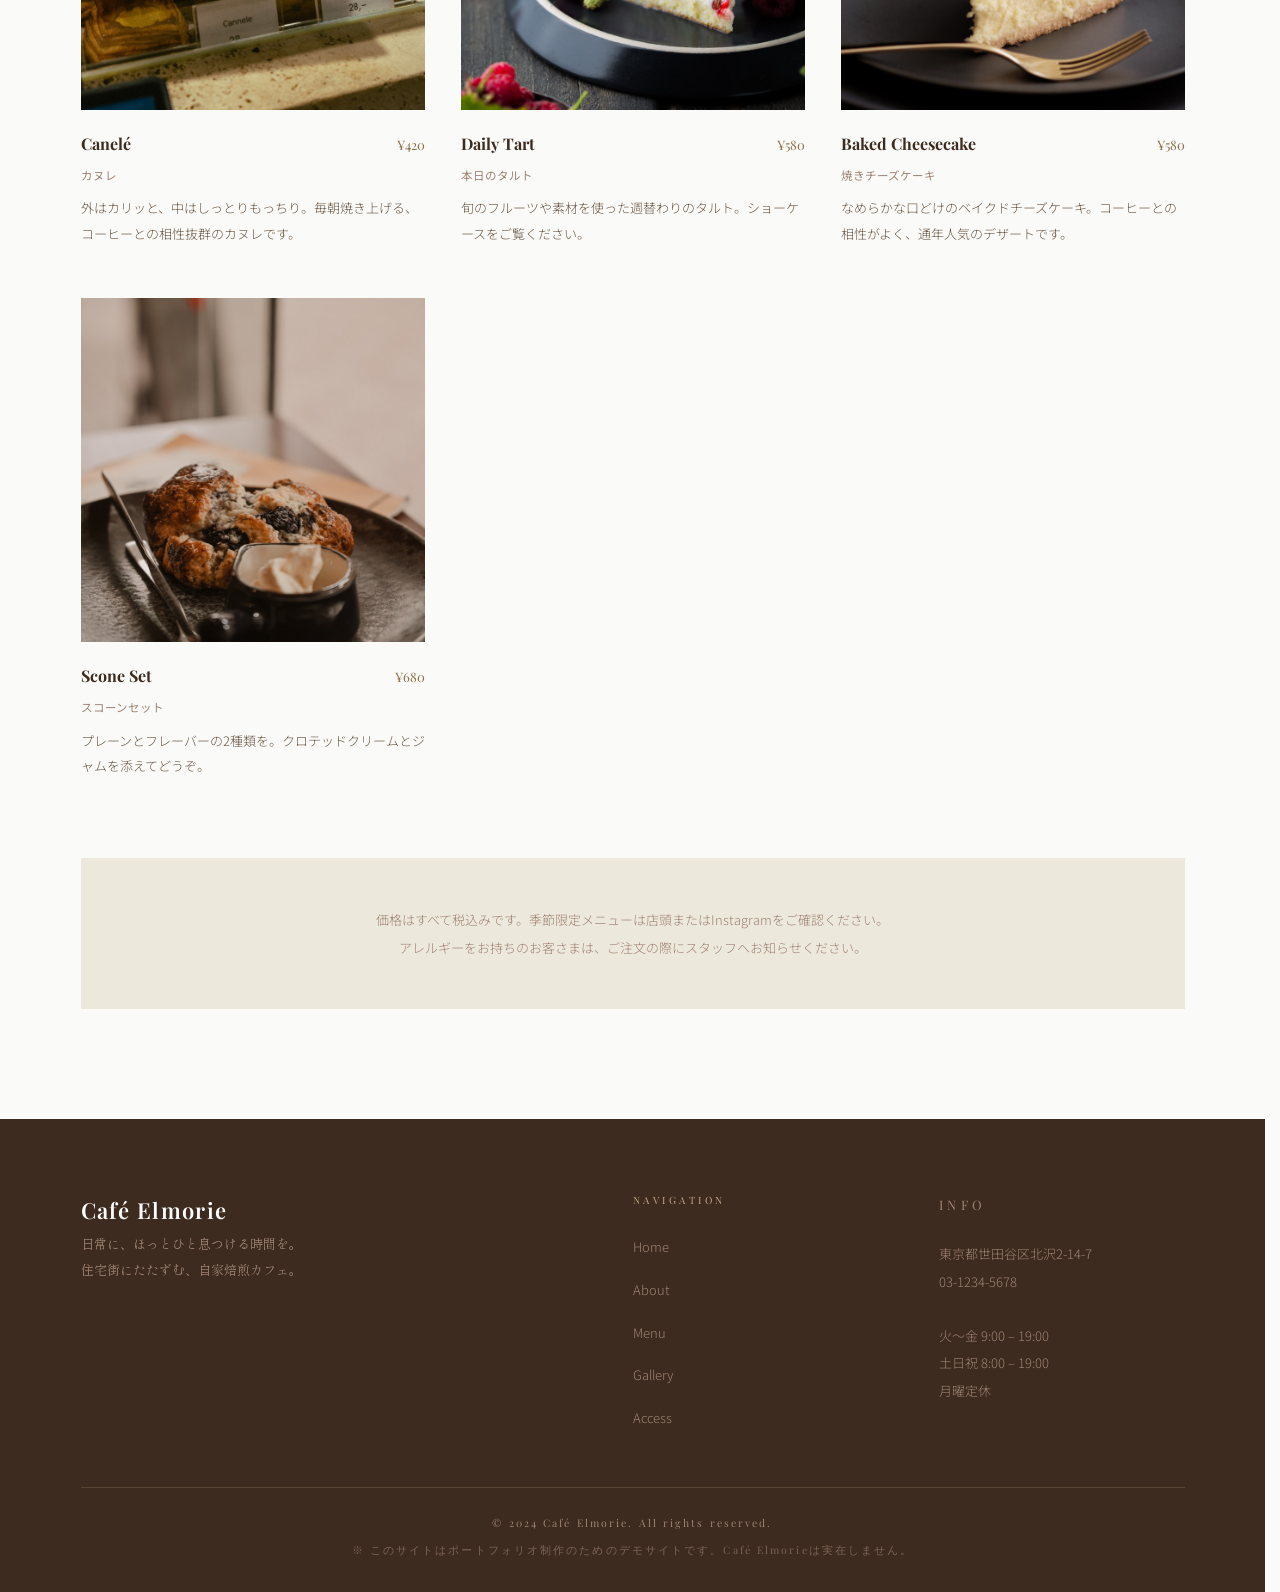
<file: menu.html>
﻿<!DOCTYPE html>
<html lang="ja">
<head>
  <meta charset="UTF-8">
  <meta name="viewport" content="width=device-width, initial-scale=1.0">
  <title>Menu — Café Elmorie</title>
  <meta name="description" content="Café Elmorie のメニュー。自家焙煎コーヒー、ドリンク、フード、デザートをご用意しています。">
  <meta name="robots" content="index, follow">
  <meta name="theme-color" content="#8B6F47">
  <link rel="canonical" href="https://cafeelmorie.jp/menu.html">
  <link rel="icon" href="images/favicon.svg">

  <!-- OGP -->
  <meta property="og:type" content="website">
  <meta property="og:site_name" content="Café Elmorie">
  <meta property="og:locale" content="ja_JP">
  <meta property="og:title" content="Menu | Café Elmorie">
  <meta property="og:description" content="Café Elmorie のメニュー。自家焙煎コーヒー、ドリンク、フード、デザートをご用意しています。">
  <meta property="og:image" content="https://cafeelmorie.jp/images/hero-top.jpg">
  <meta property="og:url" content="https://cafeelmorie.jp/menu.html">
  <meta name="twitter:card" content="summary_large_image">

  <!-- Fonts -->
  <link rel="preconnect" href="https://fonts.googleapis.com">
  <link rel="preconnect" href="https://fonts.gstatic.com" crossorigin>
  <link href="https://fonts.googleapis.com/css2?family=Playfair+Display:ital,wght@0,400;0,600;1,400&family=Shippori+Mincho:wght@400;600&family=Noto+Sans+JP:wght@300;400;500&display=swap" rel="stylesheet">
  <link rel="stylesheet" href="css/style.css">
</head>
<body>

  <a class="skip-nav" href="#main-content">コンテンツへスキップ</a>

  <header class="header" id="header">
    <a href="index.html" class="logo">Café Elmorie</a>
    <nav aria-label="メインナビゲーション">
      <ul class="nav__list">
        <li><a href="index.html">Home</a></li>
        <li><a href="about.html">About</a></li>
        <li><a href="menu.html" class="is-active" aria-current="page">Menu</a></li>
        <li><a href="gallery.html">Gallery</a></li>
        <li><a href="access.html">Access</a></li>
      </ul>
    </nav>
    <button class="hamburger" aria-label="メニューを開く">
      <span></span><span></span><span></span>
    </button>
  </header>

  <nav class="mob-nav" aria-label="モバイルナビゲーション">
    <a href="index.html">Home</a>
    <a href="about.html">About</a>
    <a href="menu.html">Menu</a>
    <a href="gallery.html">Gallery</a>
    <a href="access.html">Access</a>
  </nav>

  <main id="main-content">

    <section class="page-hero">
      <div class="page-hero__bg" style="background-image: url('images/hero-menu.jpg');"></div>
      <div class="page-hero__overlay"></div>
      <div class="page-hero__body fade-up">
        <p class="page-hero__label">Café Elmorie</p>
        <h1 class="page-hero__title">Menu</h1>
      </div>
    </section>

    <section class="section menu-section">
      <div class="container">

        <div style="text-align:center; margin-bottom:20px;" class="fade-up">
          <span class="label">Our Menu</span>
          <h2 class="heading-en">Crafted for you</h2>
          <div class="divider divider--center"></div>
        </div>

        <div class="filter-bar fade-up d1">
          <button type="button" class="filter-btn is-active" data-filter="all">All</button>
          <button type="button" class="filter-btn" data-filter="coffee">Coffee</button>
          <button type="button" class="filter-btn" data-filter="drink">Drink</button>
          <button type="button" class="filter-btn" data-filter="food">Food</button>
          <button type="button" class="filter-btn" data-filter="dessert">Dessert</button>
        </div>

        <div class="menu-grid">

          <!-- Coffee -->
          <div class="menu-item" data-cat="coffee">
            <div class="menu-item__img"><img src="images/menu-blend.jpg" alt="Elmorie Blend — 看板ブレンドコーヒー" loading="lazy" width="800" height="800"></div>
            <div class="menu-item__row">
              <h3 class="menu-item__name">Elmorie Blend</h3>
              <p class="menu-item__price">¥600</p>
            </div>
            <p class="menu-item__name-ja">看板ブレンドコーヒー</p>
            <p class="menu-item__desc">ナッツの香りとほのかな甘みが特徴の、当店オリジナルブレンド。ホット・アイス選べます。</p>
          </div>

          <div class="menu-item" data-cat="coffee">
            <div class="menu-item__img"><img src="images/coffee-espresso.jpg" alt="Espresso — エスプレッソ" loading="lazy" width="800" height="800"></div>
            <div class="menu-item__row">
              <h3 class="menu-item__name">Espresso</h3>
              <p class="menu-item__price">¥550</p>
            </div>
            <p class="menu-item__name-ja">エスプレッソ</p>
            <p class="menu-item__desc">豆の個性をストレートに楽しめる、濃縮された一杯。ショット追加 +¥100。</p>
          </div>

          <div class="menu-item" data-cat="coffee">
            <div class="menu-item__img"><img src="images/coffee-cappuccino.jpg" alt="Cappuccino — カプチーノ" loading="lazy" width="800" height="800"></div>
            <div class="menu-item__row">
              <h3 class="menu-item__name">Cappuccino</h3>
              <p class="menu-item__price">¥680</p>
            </div>
            <p class="menu-item__name-ja">カプチーノ</p>
            <p class="menu-item__desc">きめ細かいフォームミルクとエスプレッソのバランスが心地よい定番カプチーノ。</p>
          </div>

          <div class="menu-item" data-cat="coffee">
            <div class="menu-item__img"><img src="images/coffee-latte.jpg" alt="Café Latte — カフェラテ" loading="lazy" width="800" height="800"></div>
            <div class="menu-item__row">
              <h3 class="menu-item__name">Café Latte</h3>
              <p class="menu-item__price">¥700</p>
            </div>
            <p class="menu-item__name-ja">カフェラテ</p>
            <p class="menu-item__desc">なめらかなスチームミルクとエスプレッソ。毎日飲みたくなるやさしい味わい。ホット・アイス選べます。</p>
          </div>

          <div class="menu-item" data-cat="coffee">
            <div class="menu-item__img"><img src="images/idx-card-honeylatte.jpg" alt="Honey Latte — はちみつラテ" loading="lazy" width="800" height="800"></div>
            <div class="menu-item__row">
              <h3 class="menu-item__name">Honey Latte</h3>
              <p class="menu-item__price">¥750</p>
            </div>
            <p class="menu-item__name-ja">はちみつラテ</p>
            <p class="menu-item__desc">国産はちみつとエスプレッソが織りなす、ほっとするやさしい甘さ。当店の人気 No.1。</p>
          </div>

          <div class="menu-item" data-cat="coffee">
            <div class="menu-item__img"><img src="images/menu-singleorigin.jpg" alt="Single Origin — シングルオリジン ハンドドリップ" loading="lazy" width="800" height="800"></div>
            <div class="menu-item__row">
              <h3 class="menu-item__name">Single Origin</h3>
              <p class="menu-item__price">¥750〜</p>
            </div>
            <p class="menu-item__name-ja">シングルオリジン</p>
            <p class="menu-item__desc">産地・農園を特定した豆をハンドドリップで。週替わりで2〜3種類ご用意しています。</p>
          </div>

          <!-- Drink -->
          <div class="menu-item" data-cat="drink">
            <div class="menu-item__img"><img src="images/tea-drink.jpg" alt="Chamomile Tea — カモミールティー" loading="lazy" width="800" height="800"></div>
            <div class="menu-item__row">
              <h3 class="menu-item__name">Chamomile Tea</h3>
              <p class="menu-item__price">¥620</p>
            </div>
            <p class="menu-item__name-ja">カモミールティー</p>
            <p class="menu-item__desc">やさしい香りのカモミールをポットでたっぷりと。ほっと一息つきたいときに。</p>
          </div>

          <div class="menu-item" data-cat="drink">
            <div class="menu-item__img"><img src="images/menu-hojicha.jpg" alt="Hojicha Latte — ほうじ茶ラテ" loading="lazy" width="800" height="800"></div>
            <div class="menu-item__row">
              <h3 class="menu-item__name">Hojicha Latte</h3>
              <p class="menu-item__price">¥720</p>
            </div>
            <p class="menu-item__name-ja">ほうじ茶ラテ</p>
            <p class="menu-item__desc">京都産のほうじ茶とスチームミルクが溶け合う、やさしい香ばしさのラテ。ホット・アイス選べます。</p>
          </div>

          <div class="menu-item" data-cat="drink">
            <div class="menu-item__img"><img src="images/menu-lemontea.jpg" alt="Lemon Ginger Tea — レモンジンジャーティー" loading="lazy" width="800" height="800"></div>
            <div class="menu-item__row">
              <h3 class="menu-item__name">Lemon Ginger Tea</h3>
              <p class="menu-item__price">¥650</p>
            </div>
            <p class="menu-item__name-ja">レモンジンジャーティー</p>
            <p class="menu-item__desc">生姜の爽やかな刺激と国産レモンのさっぱり感が心地よい、体を温めるハーブティー。</p>
          </div>

          <!-- Food -->
          <div class="menu-item" data-cat="food">
            <div class="menu-item__img"><img src="images/idx-card-toast.jpg" alt="Morning Toast Set — モーニングトーストセット" loading="lazy" width="800" height="800"></div>
            <div class="menu-item__row">
              <h3 class="menu-item__name">Morning Toast Set</h3>
              <p class="menu-item__price">¥800</p>
            </div>
            <p class="menu-item__name-ja">モーニングトーストセット</p>
            <p class="menu-item__desc">毎朝焼き上げる自家製パンのトーストに、自家製ジャムとバターを添えて。（〜11:00）</p>
          </div>

          <div class="menu-item" data-cat="food">
            <div class="menu-item__img"><img src="images/food-avocado.jpg" alt="Avocado Toast — アボカドトースト" loading="lazy" width="800" height="800"></div>
            <div class="menu-item__row">
              <h3 class="menu-item__name">Avocado Toast</h3>
              <p class="menu-item__price">¥980</p>
            </div>
            <p class="menu-item__name-ja">アボカドトースト</p>
            <p class="menu-item__desc">クリーミーなアボカドを自家製パンにのせて。ポーチドエッグ、フレッシュハーブを添えています。</p>
          </div>

          <div class="menu-item" data-cat="food">
            <div class="menu-item__img"><img src="images/food-soup.jpg" alt="Soup &amp; Bread — スープと自家製パン" loading="lazy" width="800" height="800"></div>
            <div class="menu-item__row">
              <h3 class="menu-item__name">Soup &amp; Bread</h3>
              <p class="menu-item__price">¥920</p>
            </div>
            <p class="menu-item__name-ja">スープ＆自家製パン</p>
            <p class="menu-item__desc">日替わりのスープと自家製パンのセット。旬の野菜をたっぷり使った、ほっと温まる一皿です。</p>
          </div>

          <!-- Dessert -->
          <div class="menu-item" data-cat="dessert">
            <div class="menu-item__img"><img src="images/dessert-canele.jpg" alt="Canelé — カヌレ" loading="lazy" width="800" height="800"></div>
            <div class="menu-item__row">
              <h3 class="menu-item__name">Canelé</h3>
              <p class="menu-item__price">¥420</p>
            </div>
            <p class="menu-item__name-ja">カヌレ</p>
            <p class="menu-item__desc">外はカリッと、中はしっとりもっちり。毎朝焼き上げる、コーヒーとの相性抜群のカヌレです。</p>
          </div>

          <div class="menu-item" data-cat="dessert">
            <div class="menu-item__img"><img src="images/dessert-tart.jpg" alt="Daily Tart — 本日のタルト" loading="lazy" width="800" height="800"></div>
            <div class="menu-item__row">
              <h3 class="menu-item__name">Daily Tart</h3>
              <p class="menu-item__price">¥580</p>
            </div>
            <p class="menu-item__name-ja">本日のタルト</p>
            <p class="menu-item__desc">旬のフルーツや素材を使った週替わりのタルト。ショーケースをご覧ください。</p>
          </div>

          <div class="menu-item" data-cat="dessert">
            <div class="menu-item__img"><img src="images/dessert-cake.jpg" alt="Baked Cheesecake — 焼きチーズケーキ" loading="lazy" width="800" height="800"></div>
            <div class="menu-item__row">
              <h3 class="menu-item__name">Baked Cheesecake</h3>
              <p class="menu-item__price">¥580</p>
            </div>
            <p class="menu-item__name-ja">焼きチーズケーキ</p>
            <p class="menu-item__desc">なめらかな口どけのベイクドチーズケーキ。コーヒーとの相性がよく、通年人気のデザートです。</p>
          </div>

          <div class="menu-item" data-cat="dessert">
            <div class="menu-item__img"><img src="images/dessert-scone.jpg" alt="Scone Set — スコーンセット" loading="lazy" width="800" height="800"></div>
            <div class="menu-item__row">
              <h3 class="menu-item__name">Scone Set</h3>
              <p class="menu-item__price">¥680</p>
            </div>
            <p class="menu-item__name-ja">スコーンセット</p>
            <p class="menu-item__desc">プレーンとフレーバーの2種類を。クロテッドクリームとジャムを添えてどうぞ。</p>
          </div>

        </div>

        <div class="menu-note fade-up">
          <p>
            価格はすべて税込みです。季節限定メニューは店頭またはInstagramをご確認ください。<br>
            アレルギーをお持ちのお客さまは、ご注文の際にスタッフへお知らせください。
          </p>
        </div>

      </div>
    </section>

  </main>

  <footer class="footer">
    <div class="container">
      <div class="footer__grid">
        <div>
          <a href="index.html" class="footer__logo">Café Elmorie</a>
          <p class="footer__tagline">日常に、ほっとひと息つける時間を。<br>住宅街にたたずむ、自家焙煎カフェ。</p>
        </div>
        <div>
          <p class="footer__col-title">Navigation</p>
          <ul class="footer__nav">
            <li><a href="index.html">Home</a></li>
            <li><a href="about.html">About</a></li>
            <li><a href="menu.html">Menu</a></li>
            <li><a href="gallery.html">Gallery</a></li>
            <li><a href="access.html">Access</a></li>
          </ul>
        </div>
        <div class="footer__info">
          <p class="footer__col-title">Info</p>
          <p>東京都世田谷区北沢2-14-7<br>03-1234-5678<br><br>火〜金 9:00 – 19:00<br>土日祝 8:00 – 19:00<br>月曜定休</p>
        </div>
      </div>
      <div class="footer__bottom">
        <p>&copy; 2024 Café Elmorie. All rights reserved.</p>
        <p class="footer__disclaimer">※ このサイトはポートフォリオ制作のためのデモサイトです。Café Elmorieは実在しません。</p>
      </div>
    </div>
  </footer>

  <script src="js/main.js" defer></script>
</body>
</html>
</file>
<file: css/style.css>
@import url('https://fonts.googleapis.com/css2?family=Playfair+Display:ital,wght@0,400;0,600;1,400&family=Shippori+Mincho:wght@400;600&family=Noto+Sans+JP:wght@300;400;500&display=swap');

/* ============================================================
   Variables
============================================================ */
:root {
  --white:       #FAFAF8;
  --beige-light: #EDE8DC;
  --beige-gold:  #C4A882;
  --brown-mid:   #8B6F47;
  --brown-dark:  #3D2B1F;
  --text:        #3D2B1F;
  --text-light:  #6B5744;
  --text-muted:  #9E8372;

  --font-en:        'Playfair Display', serif;
  --font-ja-serif:  'Shippori Mincho', serif;
  --font-ja:        'Noto Sans JP', sans-serif;

  --ease:       0.4s ease;
  --ease-slow:  0.8s ease;

  --max-w: 1200px;
  --sp: 110px 0;
}

/* ============================================================
   Reset & Base
============================================================ */
*, *::before, *::after { box-sizing: border-box; margin: 0; padding: 0; }

html { scroll-behavior: smooth; scrollbar-gutter: stable; }

body {
  font-family: var(--font-ja);
  background: var(--white);
  color: var(--text);
  line-height: 1.8;
  overflow-x: hidden;
}

img { max-width: 100%; height: auto; display: block; }
a   { text-decoration: none; color: inherit; }
ul  { list-style: none; }
button { cursor: pointer; border: none; background: none; }

/* ============================================================
   Layout
============================================================ */
.container { max-width: var(--max-w); margin: 0 auto; padding: 0 48px; }
.section   { padding: var(--sp); }

/* ============================================================
   Typography helpers
============================================================ */
.label {
  display: block;
  font-family: var(--font-en);
  font-size: 11px;
  letter-spacing: .35em;
  text-transform: uppercase;
  color: var(--beige-gold);
  margin-bottom: 18px;
}

.heading-en {
  font-family: var(--font-en);
  font-size: clamp(30px, 4.5vw, 50px);
  font-weight: 400;
  line-height: 1.15;
  color: var(--brown-dark);
}

.heading-en em { font-style: italic; }

.heading-ja {
  font-family: var(--font-ja-serif);
  font-size: clamp(15px, 2vw, 20px);
  font-weight: 400;
  color: var(--text-light);
  margin-top: 10px;
}

.body-text {
  font-size: 14.5px;
  line-height: 2.1;
  color: var(--text-light);
  font-weight: 300;
}

/* ============================================================
   Divider
============================================================ */
.divider {
  width: 36px;
  height: 1px;
  background: var(--beige-gold);
  margin: 28px 0;
}

.divider--center { margin: 28px auto; }

/* ============================================================
   Buttons
============================================================ */
.btn {
  display: inline-block;
  padding: 14px 42px;
  border: 1px solid var(--brown-mid);
  color: var(--brown-mid);
  font-family: var(--font-en);
  font-size: 12px;
  letter-spacing: .22em;
  text-transform: uppercase;
  transition: background var(--ease), color var(--ease);
}

.btn:hover,
.btn--fill {
  background: var(--brown-mid);
  color: var(--white);
}

.btn--fill:hover {
  background: var(--brown-dark);
  border-color: var(--brown-dark);
}

/* ============================================================
   Header
============================================================ */
.header {
  position: fixed;
  inset: 0 0 auto 0;
  z-index: 900;
  display: flex;
  justify-content: space-between;
  align-items: center;
  padding: 28px 48px;
  transition: padding var(--ease), background var(--ease), box-shadow var(--ease);
}

.header.is-scrolled {
  background: rgba(250, 250, 248, .96);
  backdrop-filter: blur(12px);
  padding: 18px 48px;
  box-shadow: 0 1px 24px rgba(61,43,31,.07);
}

/* Logo */
.logo {
  font-family: var(--font-en);
  font-size: 21px;
  font-weight: 600;
  letter-spacing: .06em;
  color: #fff;
  transition: color var(--ease);
}

.header.is-scrolled .logo { color: var(--brown-dark); }

/* Desktop nav */
.nav__list {
  display: flex;
  gap: 44px;
}

.nav__list a {
  font-family: var(--font-en);
  font-size: 12px;
  letter-spacing: .18em;
  text-transform: uppercase;
  color: rgba(255,255,255,.88);
  position: relative;
  transition: color var(--ease);
}

.nav__list a::after {
  content: '';
  position: absolute;
  left: 0; bottom: -3px;
  width: 0; height: 1px;
  background: var(--beige-gold);
  transition: width var(--ease);
}

.nav__list a:hover::after,
.nav__list a.is-active::after { width: 100%; }

.header.is-scrolled .nav__list a        { color: var(--text-light); }
.header.is-scrolled .nav__list a:hover  { color: var(--brown-mid); }
.header.is-scrolled .nav__list a.is-active { color: var(--brown-mid); }

/* Hamburger */
.hamburger {
  display: none;
  flex-direction: column;
  gap: 5px;
  padding: 4px;
  z-index: 1001;
}

.hamburger span {
  display: block;
  width: 26px; height: 1px;
  background: #fff;
  transition: transform var(--ease), opacity var(--ease), background var(--ease);
}

.header.is-scrolled .hamburger span { background: var(--brown-dark); }

.hamburger.is-open span:nth-child(1) { transform: translateY(6px) rotate(45deg); }
.hamburger.is-open span:nth-child(2) { opacity: 0; }
.hamburger.is-open span:nth-child(3) { transform: translateY(-6px) rotate(-45deg); }

/* ============================================================
   Mobile Nav Drawer
============================================================ */
.mob-nav {
  display: none;
  position: fixed;
  inset: 0;
  background: var(--brown-dark);
  z-index: 800;
  flex-direction: column;
  align-items: center;
  justify-content: center;
  gap: 40px;
  transform: translateX(100%);
  transition: transform var(--ease);
}

.mob-nav.is-open { transform: translateX(0); }

.mob-nav a {
  font-family: var(--font-en);
  font-size: 22px;
  letter-spacing: .2em;
  text-transform: uppercase;
  color: var(--beige-light);
  transition: color var(--ease);
}

.mob-nav a:hover { color: var(--beige-gold); }

/* ============================================================
   Hero (index only)
============================================================ */
.hero {
  position: relative;
  height: 100svh;
  min-height: 580px;
  display: flex;
  align-items: center;
  justify-content: center;
  text-align: center;
  overflow: hidden;
}

.hero__bg {
  position: absolute;
  inset: 0;
  background-size: cover;
  background-position: center;
  transform: scale(1.06);
  transition: transform 8s ease;
  will-change: transform;
}

.hero.is-loaded .hero__bg { transform: scale(1); }

.hero__overlay {
  position: absolute;
  inset: 0;
  background: rgba(20,12,6,.38);
}

.hero__body {
  position: relative;
  z-index: 1;
  color: #fff;
}

.hero__sub {
  font-family: var(--font-en);
  font-size: 11px;
  letter-spacing: .55em;
  text-transform: uppercase;
  opacity: .78;
  margin-bottom: 20px;
}

.hero__title {
  font-family: var(--font-en);
  font-size: clamp(56px, 10vw, 100px);
  font-weight: 400;
  line-height: .95;
  letter-spacing: .02em;
  margin-bottom: 28px;
}

.hero__copy {
  font-family: var(--font-ja-serif);
  font-size: clamp(14px, 2vw, 18px);
  letter-spacing: .2em;
  opacity: .9;
  margin-bottom: 52px;
}

/* Scroll indicator */
.hero__scroll {
  position: absolute;
  bottom: 40px;
  left: 50%;
  transform: translateX(-50%);
  display: flex;
  flex-direction: column;
  align-items: center;
  gap: 10px;
  color: rgba(255,255,255,.6);
  font-family: var(--font-en);
  font-size: 9px;
  letter-spacing: .35em;
  text-transform: uppercase;
}

.hero__scroll-line {
  width: 1px;
  height: 52px;
  background: rgba(255,255,255,.2);
  position: relative;
  overflow: hidden;
}

.hero__scroll-line::after {
  content: '';
  position: absolute;
  top: 0; left: 0;
  width: 100%;
  height: 50%;
  background: linear-gradient(to bottom, transparent, rgba(255,255,255,.75), transparent);
  animation: scrollDrop 2s ease-in-out infinite;
}

@keyframes scrollDrop {
  0%   { transform: translateY(-100%); }
  100% { transform: translateY(300%); }
}

/* ============================================================
   Page Hero (inner pages)
============================================================ */
.page-hero {
  height: 52vh;
  min-height: 340px;
  position: relative;
  display: flex;
  align-items: center;
  justify-content: center;
  text-align: center;
  overflow: hidden;
}

.page-hero__bg {
  position: absolute;
  inset: 0;
  background-size: cover;
  background-position: center;
}

.page-hero__overlay {
  position: absolute;
  inset: 0;
  background: rgba(20,12,6,.42);
}

.page-hero__body {
  position: relative;
  z-index: 1;
  color: #fff;
}

.page-hero__label {
  font-family: var(--font-en);
  font-size: 11px;
  letter-spacing: .5em;
  text-transform: uppercase;
  opacity: .7;
  margin-bottom: 14px;
}

.page-hero__title {
  font-family: var(--font-en);
  font-size: clamp(38px, 7vw, 70px);
  font-weight: 400;
  letter-spacing: .06em;
}

/* ============================================================
   Index — Concept Section
============================================================ */
.concept { background: var(--beige-light); }

.concept__grid {
  display: grid;
  grid-template-columns: 1fr 1fr;
  gap: 80px;
  align-items: center;
}

.concept__img {
  aspect-ratio: 4/5;
  overflow: hidden;
}

.concept__img img {
  width: 100%; height: 100%;
  object-fit: cover;
  transition: transform var(--ease-slow);
}

.concept__img:hover img { transform: scale(1.04); }

/* ============================================================
   Index — Featured Menu
============================================================ */
.featured { background: var(--white); }

.featured__head { text-align: center; margin-bottom: 68px; }

.cards {
  display: grid;
  grid-template-columns: repeat(3,1fr);
  gap: 36px;
}

.card__img {
  aspect-ratio: 4/3;
  overflow: hidden;
  margin-bottom: 22px;
}

.card__img img {
  width: 100%; height: 100%;
  object-fit: cover;
  transition: transform var(--ease-slow);
}

.card:hover .card__img img { transform: scale(1.05); }

.card__name-en {
  font-family: var(--font-en);
  font-size: 17px;
  color: var(--brown-dark);
  margin-bottom: 5px;
}

.card__name-ja {
  font-size: 12px;
  color: var(--text-muted);
  margin-bottom: 12px;
}

.card__desc {
  font-size: 13.5px;
  color: var(--text-light);
  line-height: 1.95;
  font-weight: 300;
}

/* ============================================================
   Index — About Preview
============================================================ */
.about-prev { background: var(--beige-light); }

.about-prev__grid {
  display: grid;
  grid-template-columns: 1fr 1fr;
  gap: 80px;
  align-items: center;
}

.about-prev__img {
  aspect-ratio: 3/4;
  overflow: hidden;
}

.about-prev__img img {
  width: 100%; height: 100%;
  object-fit: cover;
  transition: transform var(--ease-slow);
}

.about-prev__img:hover img { transform: scale(1.04); }

/* ============================================================
   Index — Gallery Preview
============================================================ */
.gal-prev { background: var(--white); }
.gal-prev__head { text-align: center; margin-bottom: 52px; }
.gal-prev__foot { text-align: center; margin-top: 52px; }

.gal-prev__grid {
  display: grid;
  grid-template-columns: 1fr 1fr;
  grid-template-rows: 300px 300px;
  gap: 5px;
}

.gal-prev__item { overflow: hidden; }
.gal-prev__item:first-child { grid-row: span 2; }

.gal-prev__item img {
  width: 100%; height: 100%;
  object-fit: cover;
  transition: transform var(--ease-slow);
}

.gal-prev__item:hover img { transform: scale(1.05); }

/* ============================================================
   Index — Access Preview
============================================================ */
.access-prev { background: var(--beige-light); }

.access-prev__grid {
  display: grid;
  grid-template-columns: 1fr 1fr;
  gap: 80px;
  align-items: center;
}

.access-prev__info h3 {
  font-family: var(--font-en);
  font-size: 11px;
  letter-spacing: .25em;
  text-transform: uppercase;
  color: var(--beige-gold);
  margin-bottom: 8px;
}

.access-prev__info p {
  font-size: 13.5px;
  color: var(--text-light);
  margin-bottom: 26px;
  line-height: 2;
  font-weight: 300;
}

.access-prev__map {
  height: 340px;
  overflow: hidden;
}

.access-prev__map iframe {
  width: 100%; height: 100%;
  border: 0;
  filter: grayscale(20%) contrast(.95);
}

/* ============================================================
   Footer
============================================================ */
.footer {
  background: var(--brown-dark);
  color: var(--beige-light);
  padding: 72px 0 32px;
}

.footer__grid {
  display: grid;
  grid-template-columns: 2fr 1fr 1fr;
  gap: 60px;
  margin-bottom: 56px;
}

.footer__logo {
  font-family: var(--font-en);
  font-size: 22px;
  font-weight: 600;
  letter-spacing: .06em;
  color: #fff;
  margin-bottom: 18px;
}

.footer__tagline {
  font-family: var(--font-ja-serif);
  font-size: 13px;
  color: var(--text-muted);
  line-height: 2;
}

.footer__col-title {
  font-family: var(--font-en);
  font-size: 10px;
  letter-spacing: .35em;
  text-transform: uppercase;
  color: var(--beige-gold);
  margin-bottom: 22px;
}

.footer__nav { display: flex; flex-direction: column; gap: 14px; }

.footer__nav a {
  font-size: 13px;
  color: var(--text-muted);
  transition: color var(--ease);
  font-weight: 300;
}

.footer__nav a:hover { color: var(--beige-light); }

.footer__info p {
  font-size: 13px;
  color: var(--text-muted);
  line-height: 2.1;
  font-weight: 300;
}

.footer__bottom {
  border-top: 1px solid rgba(196,168,130,.2);
  padding-top: 26px;
  text-align: center;
}

.footer__bottom p {
  font-family: var(--font-en);
  font-size: 10.5px;
  letter-spacing: .2em;
  color: var(--text-muted);
}

.footer__disclaimer {
  font-family: var(--font-jp);
  font-size: 10px;
  letter-spacing: .05em;
  margin-top: 8px;
  opacity: .65;
}

/* ============================================================
   About — Story
============================================================ */
.story { background: var(--white); }

.story__block {
  display: grid;
  grid-template-columns: 1fr 1fr;
  gap: 80px;
  align-items: center;
}

.story__block + .story__block { margin-top: 96px; }

.story__block--rev .story__img { order: 1; }

.story__img {
  aspect-ratio: 4/5;
  overflow: hidden;
}

.story__img img {
  width: 100%; height: 100%;
  object-fit: cover;
  transition: transform var(--ease-slow);
}

.story__img:hover img { transform: scale(1.04); }

/* About — Feature blocks */
.features { background: var(--beige-light); }
.features__head { text-align: center; margin-bottom: 68px; }

.features__grid {
  display: grid;
  grid-template-columns: repeat(3, 1fr);
  gap: 52px;
}

.feature { text-align: center; }

.feature__icon {
  width: 62px; height: 62px;
  margin: 0 auto 26px;
  border: 1px solid var(--beige-gold);
  border-radius: 50%;
  display: flex;
  align-items: center;
  justify-content: center;
}

.feature__icon svg {
  width: 22px; height: 22px;
  stroke: var(--brown-mid);
  fill: none;
  stroke-width: 1.5;
  stroke-linecap: round;
  stroke-linejoin: round;
}

.feature__title-en {
  font-family: var(--font-en);
  font-size: 16px;
  color: var(--brown-dark);
  margin-bottom: 6px;
}

.feature__title-ja {
  font-size: 12px;
  color: var(--text-muted);
  margin-bottom: 16px;
}

.feature__text {
  font-size: 13.5px;
  color: var(--text-light);
  line-height: 2;
  font-weight: 300;
}

/* ============================================================
   Menu Page
============================================================ */
.menu-section { background: var(--white); }

.filter-bar {
  display: flex;
  justify-content: center;
  gap: 8px;
  margin-bottom: 70px;
  flex-wrap: wrap;
}

.filter-btn {
  padding: 10px 28px;
  border: 1px solid var(--beige-gold);
  color: var(--text-light);
  font-family: var(--font-en);
  font-size: 11px;
  letter-spacing: .22em;
  text-transform: uppercase;
  transition: background var(--ease), color var(--ease), border-color var(--ease);
  cursor: pointer;
  background: transparent;
}

.filter-btn:hover,
.filter-btn.is-active {
  background: var(--brown-mid);
  border-color: var(--brown-mid);
  color: #fff;
}

.menu-grid {
  display: grid;
  grid-template-columns: repeat(3,1fr);
  gap: 52px 36px;
}

.menu-item { display: none; }
.menu-item.is-show { display: block; animation: showItem 0.35s ease both; }

@keyframes showItem {
  from { opacity: 0; transform: translateY(10px); }
  to   { opacity: 1; transform: translateY(0); }
}

.menu-item__img {
  aspect-ratio: 1;
  overflow: hidden;
  margin-bottom: 20px;
}

.menu-item__img img {
  width: 100%; height: 100%;
  object-fit: cover;
  transition: transform var(--ease-slow);
}

.menu-item:hover .menu-item__img img { transform: scale(1.05); }

.menu-item__row {
  display: flex;
  justify-content: space-between;
  align-items: baseline;
  margin-bottom: 6px;
}

.menu-item__name {
  font-family: var(--font-en);
  font-size: 16px;
  color: var(--brown-dark);
}

.menu-item__price {
  font-family: var(--font-en);
  font-size: 13px;
  color: var(--brown-mid);
}

.menu-item__name-ja {
  font-size: 11.5px;
  color: var(--text-muted);
  margin-bottom: 10px;
}

.menu-item__desc {
  font-size: 13px;
  color: var(--text-light);
  line-height: 1.95;
  font-weight: 300;
}

.menu-note {
  background: var(--beige-light);
  padding: 48px 40px;
  margin-top: 80px;
  text-align: center;
}

.menu-note p {
  font-size: 13px;
  color: var(--text-muted);
  line-height: 2.1;
  font-weight: 300;
}

/* ============================================================
   Gallery Page
============================================================ */
.gallery-section { padding: 80px 0 100px; background: var(--white); }

.gallery-filter {
  display: flex;
  justify-content: center;
  gap: 8px;
  margin-bottom: 52px;
  flex-wrap: wrap;
}

.masonry {
  columns: 3;
  column-gap: 10px;
}

.masonry__item {
  break-inside: avoid;
  margin-bottom: 10px;
  overflow: hidden;
  cursor: zoom-in;
}

.masonry__item img {
  width: 100%;
  display: block;
  transition: transform var(--ease-slow);
}

.masonry__item:hover img { transform: scale(1.04); }
.masonry__item.is-hidden { display: none; }

/* Lightbox */
.lightbox {
  display: none;
  position: fixed;
  inset: 0;
  background: rgba(15,8,3,.93);
  z-index: 2000;
  align-items: center;
  justify-content: center;
}

.lightbox.is-open { display: flex; }

.lightbox__img {
  max-width: 88vw;
  max-height: 86vh;
  object-fit: contain;
}

.lightbox__close {
  position: absolute;
  top: 22px; right: 30px;
  color: rgba(255,255,255,.7);
  font-size: 30px;
  font-family: var(--font-en);
  line-height: 1;
  cursor: pointer;
  transition: color var(--ease);
}

.lightbox__close:hover { color: #fff; }

.lightbox__prev,
.lightbox__next {
  position: absolute;
  top: 50%;
  transform: translateY(-50%);
  color: rgba(255,255,255,.65);
  font-size: 36px;
  font-family: var(--font-en);
  cursor: pointer;
  padding: 12px;
  transition: color var(--ease);
  user-select: none;
}

.lightbox__prev  { left: 16px; }
.lightbox__next  { right: 16px; }
.lightbox__prev:hover,
.lightbox__next:hover { color: #fff; }

/* ============================================================
   Access Page
============================================================ */
.map-full { line-height: 0; }
.map-full iframe {
  width: 100%; height: 480px;
  border: 0;
  filter: grayscale(15%) contrast(.95);
}

.access-details { background: var(--beige-light); }

.access-details__grid {
  display: grid;
  grid-template-columns: repeat(3, 1fr);
  gap: 64px;
}

.access-col__title {
  font-family: var(--font-en);
  font-size: 11px;
  letter-spacing: .32em;
  text-transform: uppercase;
  color: var(--beige-gold);
  margin-bottom: 20px;
}

.access-col__body {
  font-size: 14px;
  color: var(--text-light);
  line-height: 2.2;
  font-weight: 300;
}

.access-col__body strong { color: var(--brown-dark); font-weight: 500; }

.access-sns { background: var(--white); text-align: center; padding: 72px 0; }

.access-sns__links {
  display: flex;
  justify-content: center;
  gap: 32px;
  margin-top: 32px;
}

.sns-link {
  display: flex;
  align-items: center;
  gap: 10px;
  font-family: var(--font-en);
  font-size: 13px;
  letter-spacing: .18em;
  color: var(--text-light);
  transition: color var(--ease);
}

.sns-link svg {
  width: 20px; height: 20px;
  stroke: currentColor;
  fill: none;
  stroke-width: 1.5;
  stroke-linecap: round;
  stroke-linejoin: round;
}

.sns-link:hover { color: var(--brown-mid); }

/* ============================================================
   Animations
============================================================ */
.fade-up {
  opacity: 0;
  transform: translateY(28px);
  transition: opacity .8s ease, transform .8s ease;
}

.fade-in {
  opacity: 0;
  transition: opacity .9s ease;
}

.fade-up.is-visible,
.fade-in.is-visible {
  opacity: 1;
  transform: none;
}

.d1 { transition-delay: .1s; }
.d2 { transition-delay: .2s; }
.d3 { transition-delay: .3s; }
.d4 { transition-delay: .4s; }
.d5 { transition-delay: .5s; }

/* ============================================================
   Responsive — 1024px
============================================================ */
@media (max-width: 1024px) {
  .container { padding: 0 36px; }

  .cards,
  .menu-grid { grid-template-columns: repeat(2,1fr); }

  .masonry { columns: 2; }

  .footer__grid { grid-template-columns: 1fr 1fr; }
  .footer__grid > *:first-child { grid-column: span 2; }

  .features__grid { grid-template-columns: repeat(2, 1fr); }

  .access-details__grid { grid-template-columns: repeat(2, 1fr); }
}

/* ============================================================
   Responsive — 768px
============================================================ */
@media (max-width: 768px) {
  :root { --sp: 64px 0; }

  .container { padding: 0 24px; }

  .header { padding: 20px 24px; }
  .header.is-scrolled { padding: 14px 24px; }

  .nav__list  { display: none; }
  .hamburger  { display: flex; }
  .mob-nav    { display: flex; }

  /* 2-col → 1-col */
  .concept__grid,
  .about-prev__grid,
  .access-prev__grid,
  .story__block { grid-template-columns: 1fr; gap: 40px; }

  .story__block--rev .story__img { order: 0; }

  .cards,
  .menu-grid { grid-template-columns: 1fr; }

  .masonry { columns: 1; }

  .features__grid { grid-template-columns: 1fr; gap: 44px; }

  .access-details__grid { grid-template-columns: 1fr; gap: 40px; }

  .footer__grid { grid-template-columns: 1fr; gap: 40px; }
  .footer__grid > *:first-child { grid-column: span 1; }

  /* Gallery preview on index */
  .gal-prev__grid {
    grid-template-columns: 1fr;
    grid-template-rows: 220px 220px 220px;
  }

  .gal-prev__item:first-child { grid-row: span 1; }

  .map-full iframe { height: 320px; }
}

@media (max-width: 480px) {
  .hero__title { font-size: 46px; }
  .btn { padding: 13px 32px; }
}

/* ============================================================
   Skip Navigation
============================================================ */
.skip-nav {
  position: absolute;
  top: -100%;
  left: 16px;
  padding: 8px 20px;
  background: var(--brown-dark);
  color: #fff;
  font-family: var(--font-ja);
  font-size: 14px;
  z-index: 9999;
  transition: top 0.2s;
}

.skip-nav:focus { top: 16px; }

/* ============================================================
   Focus Visible
============================================================ */
:focus-visible {
  outline: 2px solid var(--brown-mid);
  outline-offset: 3px;
}

/* ============================================================
   Reduced Motion
============================================================ */
@media (prefers-reduced-motion: reduce) {
  *, *::before, *::after {
    animation-duration: 0.01ms !important;
    animation-iteration-count: 1 !important;
    transition-duration: 0.01ms !important;
  }

  .fade-up, .fade-in {
    opacity: 1 !important;
    transform: none !important;
  }

  .hero__bg { transform: scale(1) !important; }
}
</file>
